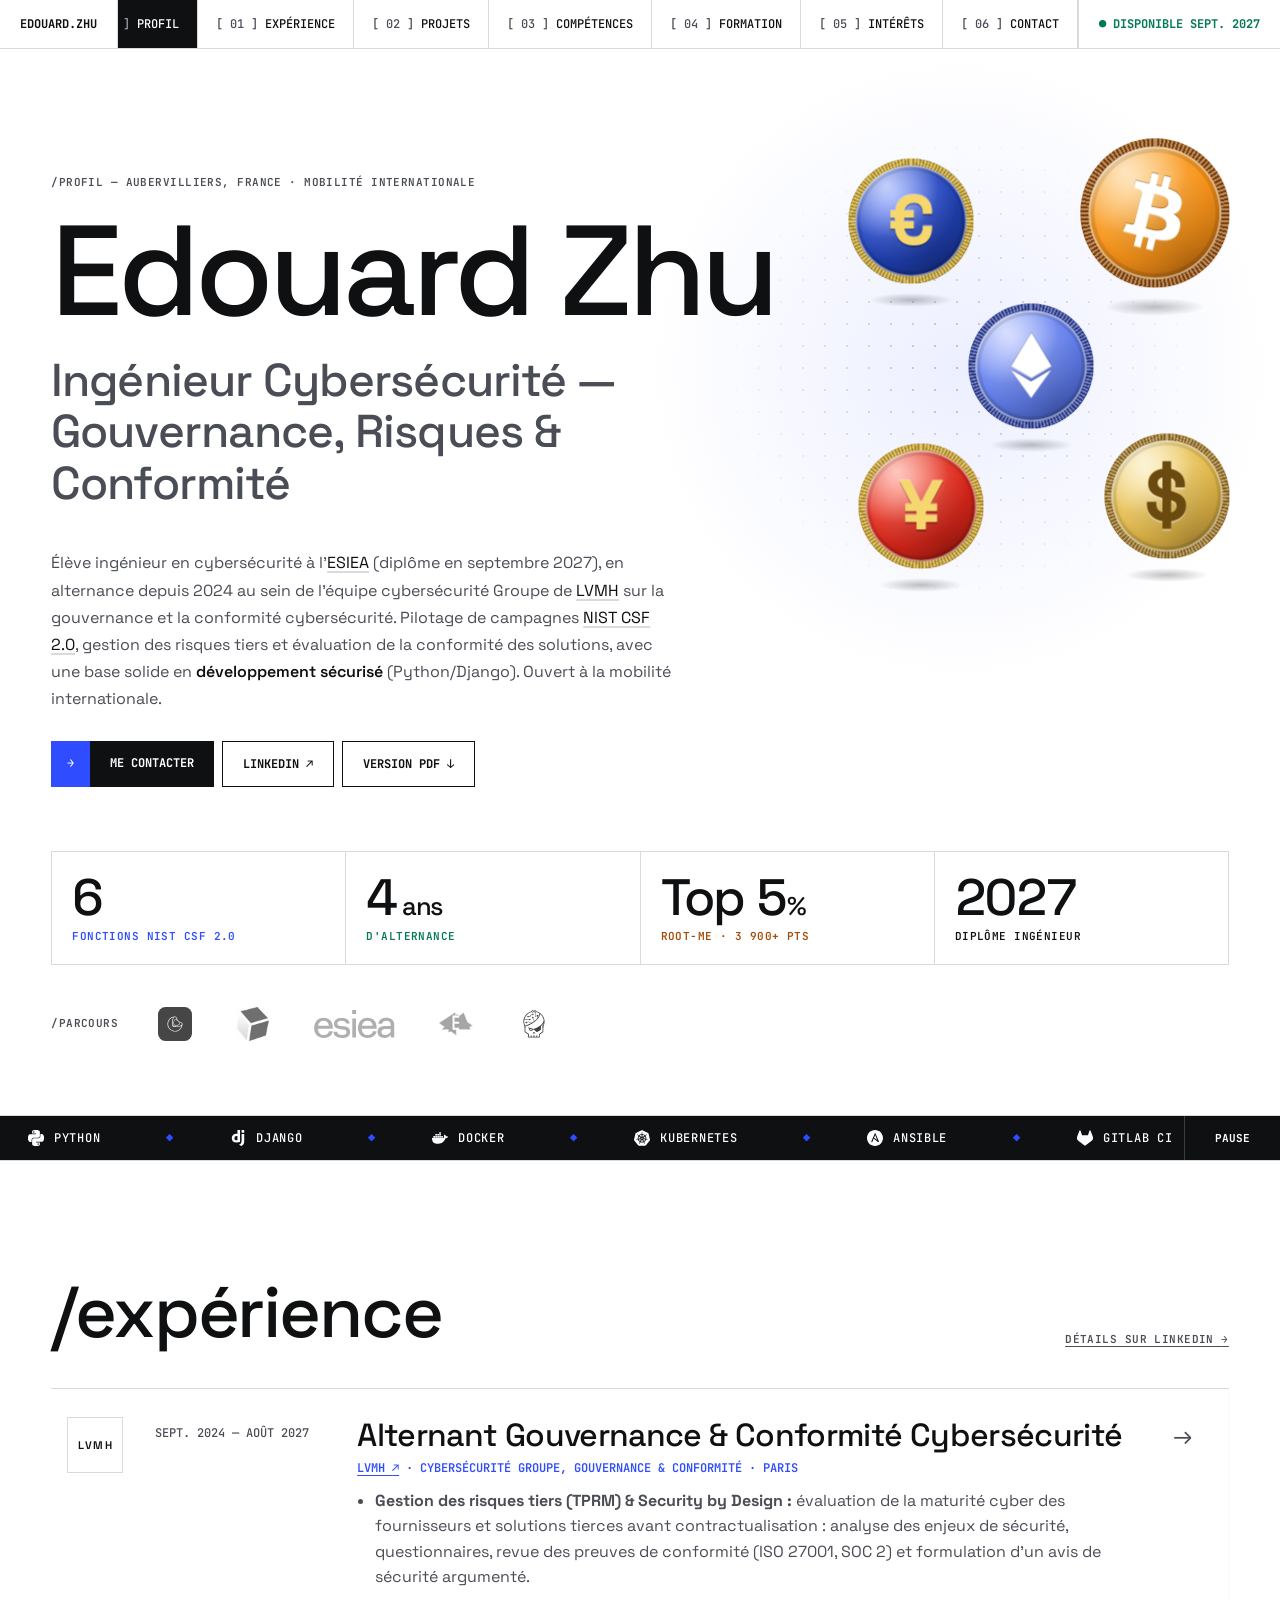
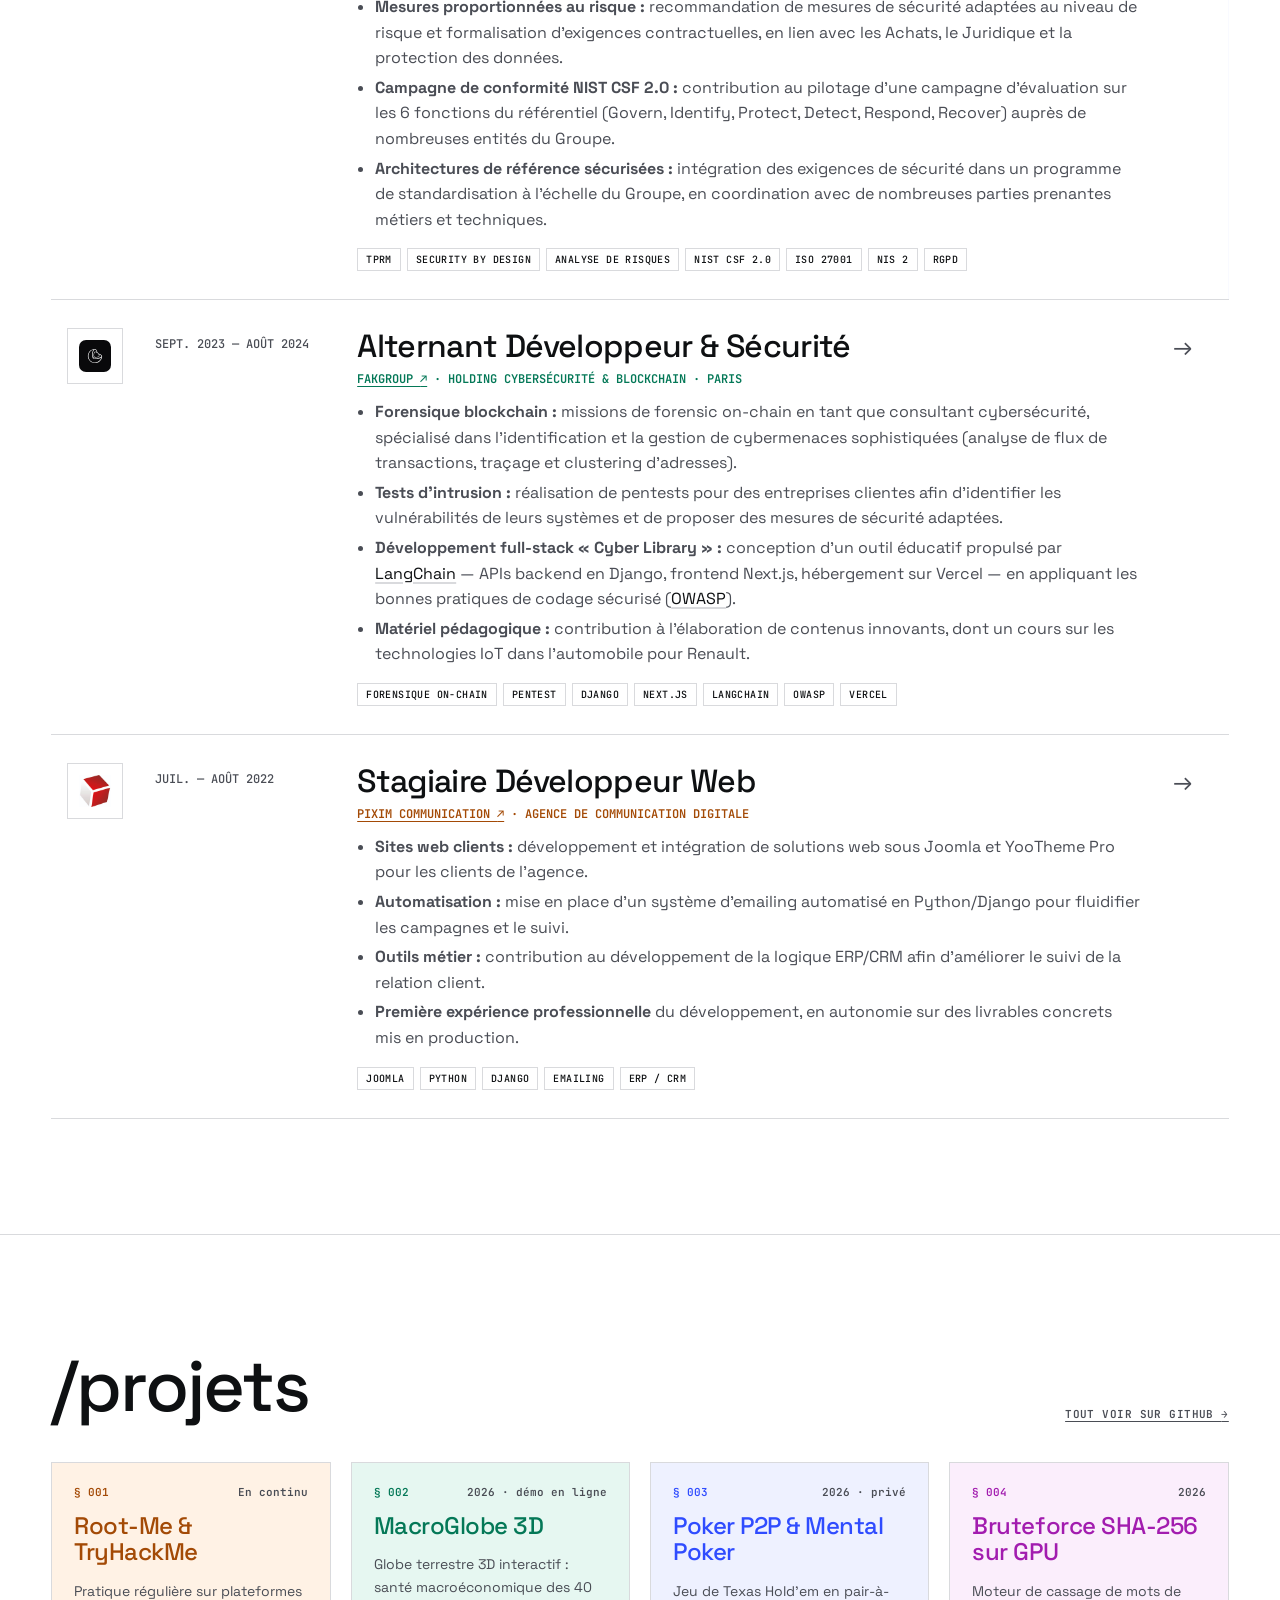
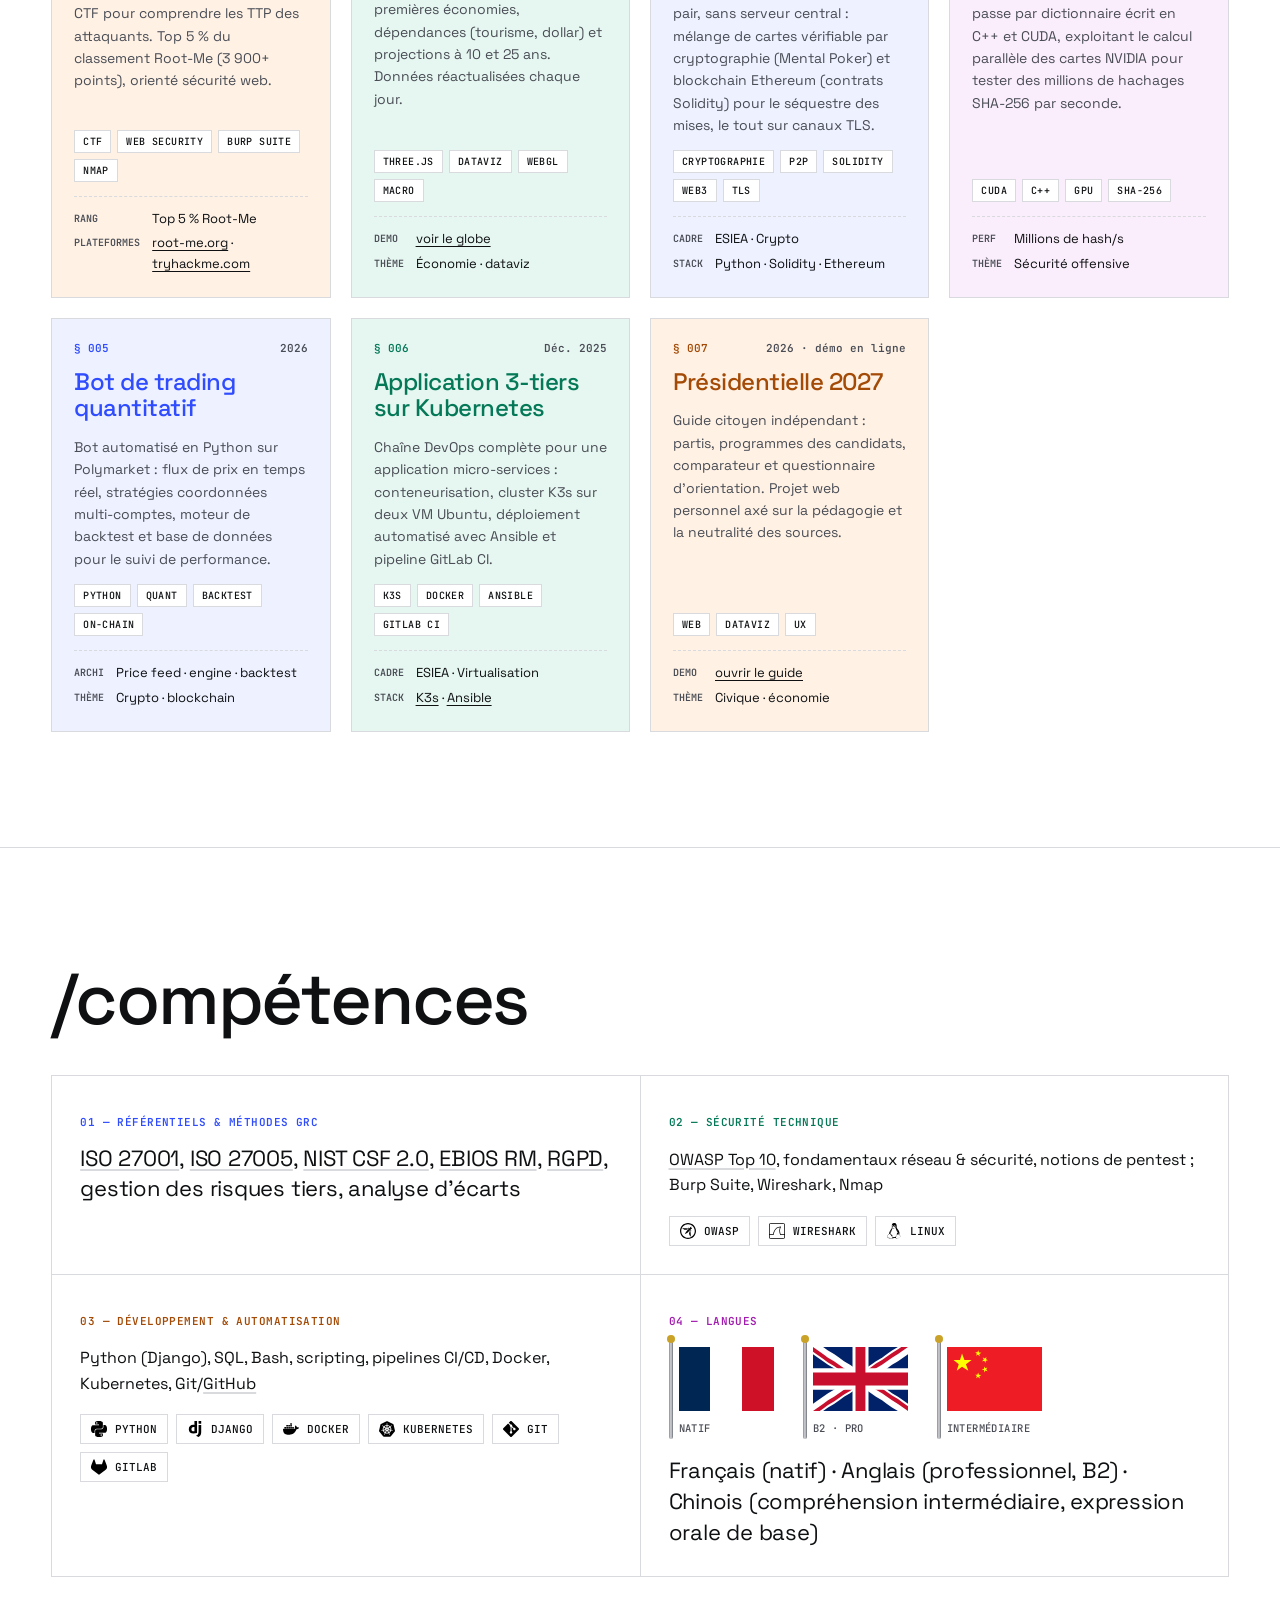
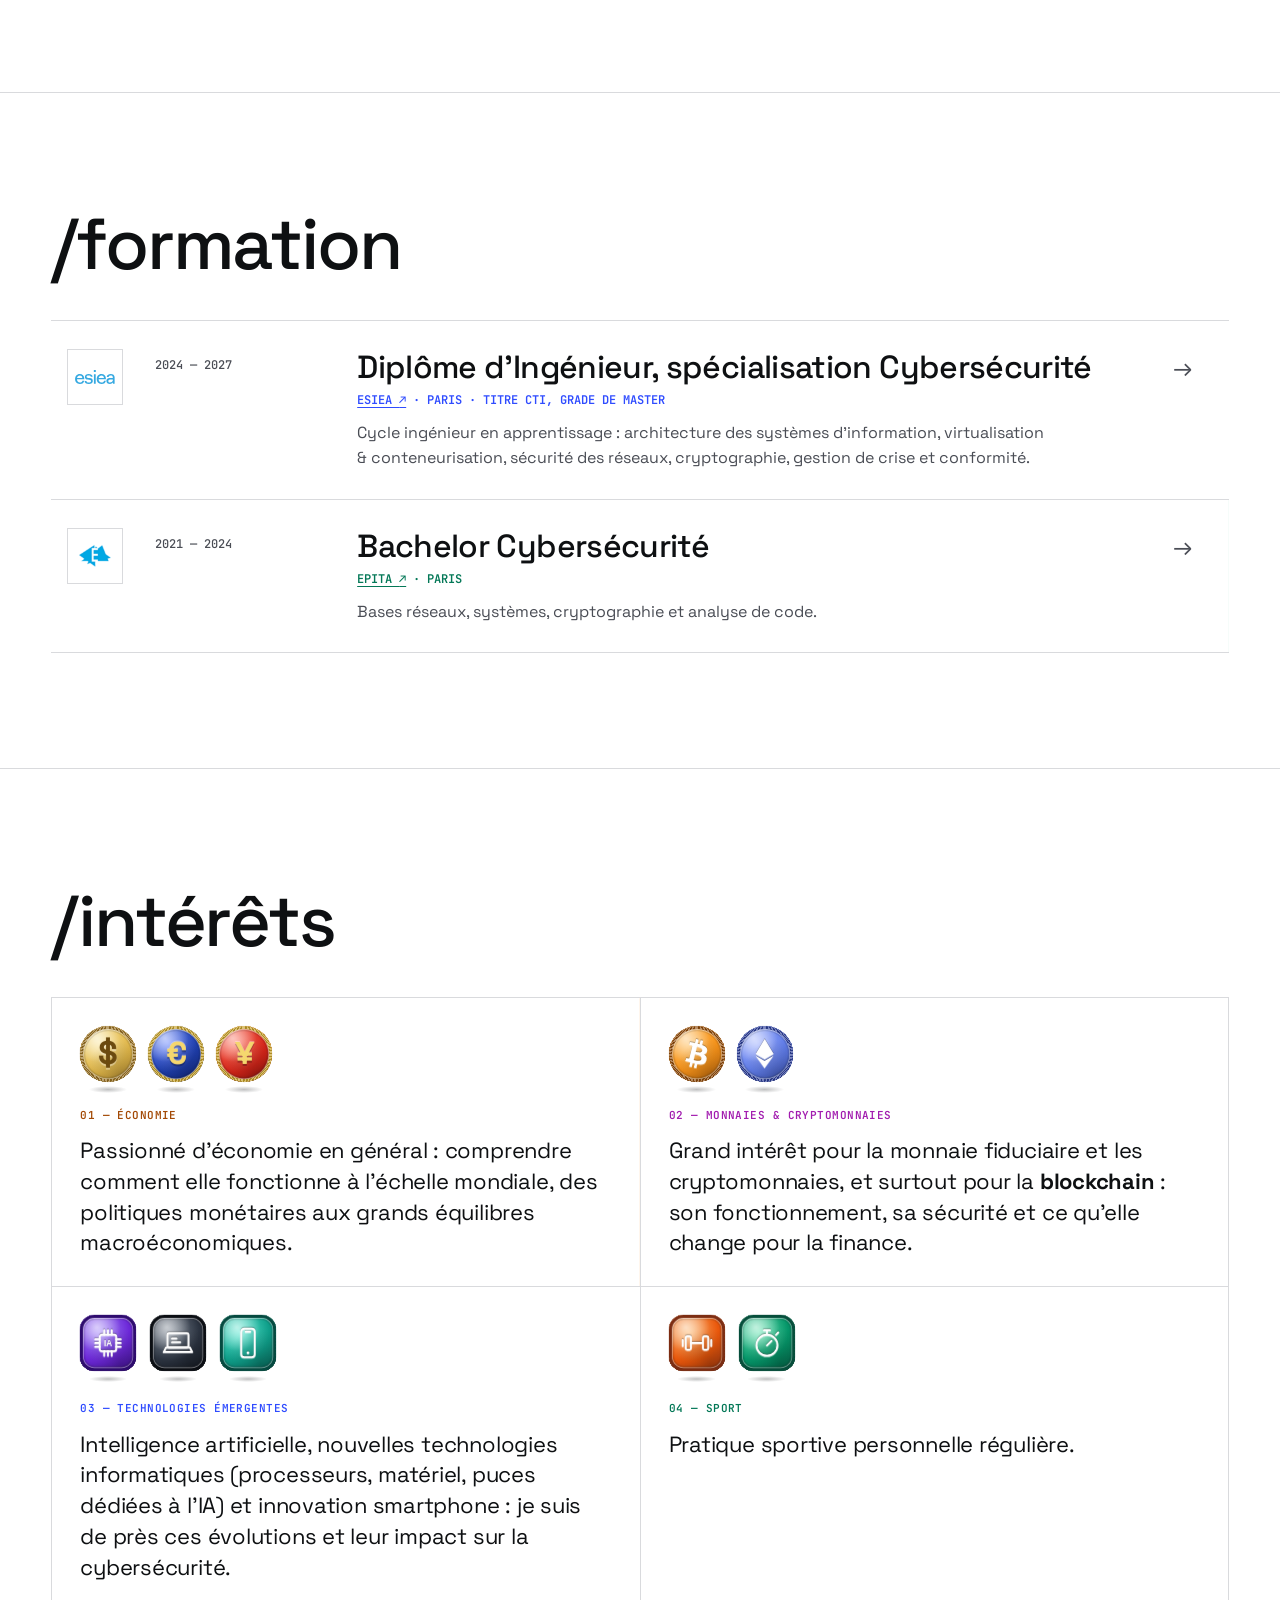
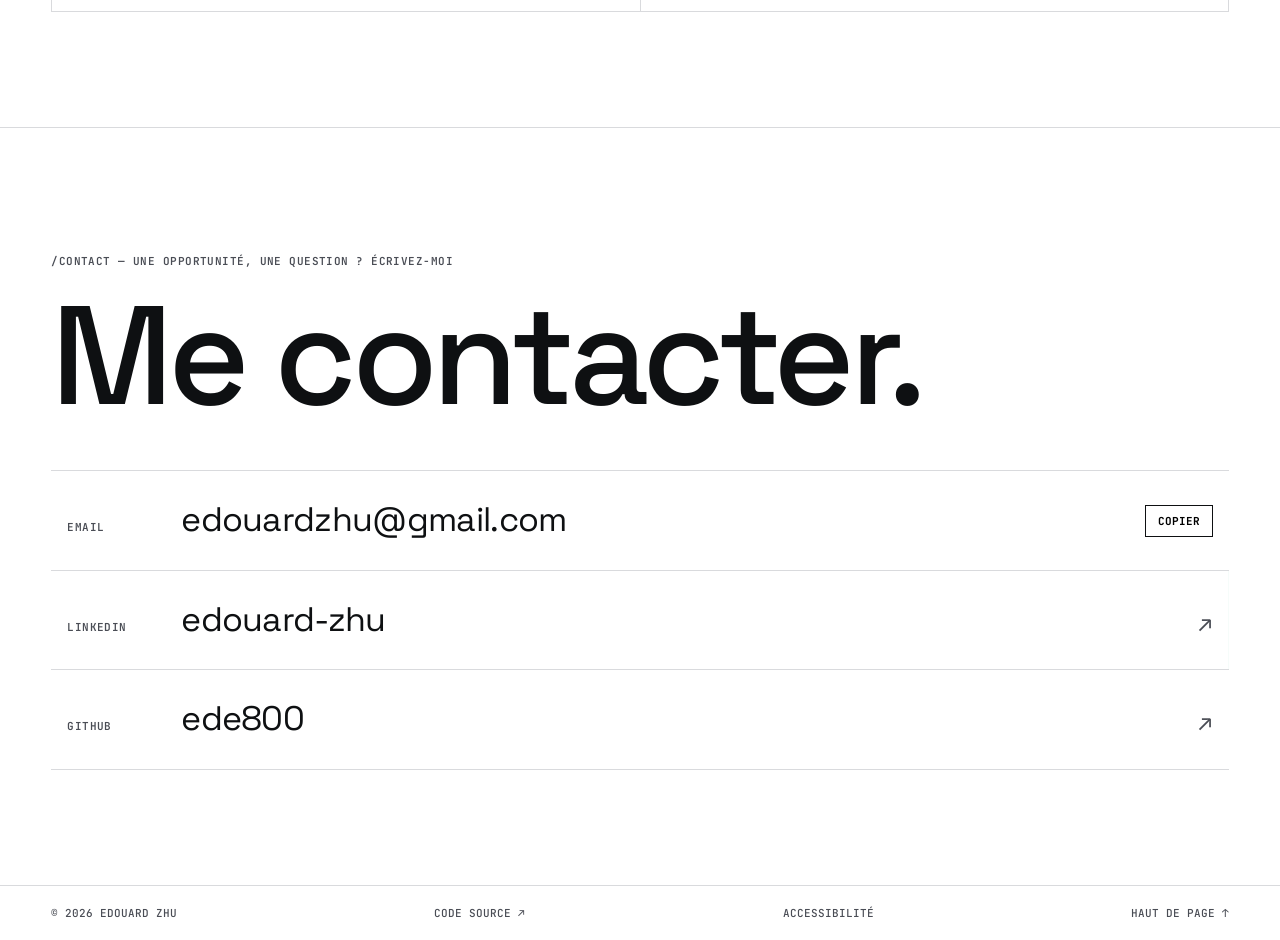
<file: index.html>
<!doctype html>
<html lang="fr" class="no-js">
<head>
<meta charset="utf-8">
<meta name="viewport" content="width=device-width, initial-scale=1">
<title>Edouard Zhu · Cybersécurité & GRC</title>
<meta name="description" content="Edouard Zhu — ingénieur cybersécurité (ESIEA), alternant Gouvernance & Conformité chez LVMH. NIST CSF 2.0, ISO 27001, TPRM. Disponible en septembre 2027.">
<meta name="author" content="Edouard Zhu">
<meta name="theme-color" content="#ffffff">
<link rel="canonical" href="https://ede800.github.io/">
<meta property="og:type" content="profile">
<meta property="og:url" content="https://ede800.github.io/">
<meta property="og:title" content="Edouard Zhu · Ingénieur Cybersécurité — GRC">
<meta property="og:description" content="Alternant Gouvernance & Conformité Cybersécurité chez LVMH. Disponible en septembre 2027.">
<meta property="og:locale" content="fr_FR">
<meta name="twitter:card" content="summary">
<link rel="icon" href="data:image/svg+xml,%3Csvg xmlns='http://www.w3.org/2000/svg' viewBox='0 0 64 64'%3E%3Crect width='64' height='64' fill='%230e1012'/%3E%3Ctext x='50%25' y='54%25' dominant-baseline='middle' text-anchor='middle' font-family='monospace' font-weight='700' font-size='30' fill='%23fff'%3EEZ%3C/text%3E%3Crect x='44' y='44' width='10' height='10' fill='%232f4cff'/%3E%3C/svg%3E">
<link rel="preconnect" href="https://fonts.googleapis.com">
<link rel="preconnect" href="https://fonts.gstatic.com" crossorigin>
<link href="https://fonts.googleapis.com/css2?family=JetBrains+Mono:wght@400;500;700&family=Space+Grotesk:wght@400;500;600;700&display=swap" rel="stylesheet">
<link rel="stylesheet" href="style.css">
<link rel="stylesheet" href="assets/anim.css">
<script>document.documentElement.className = "js";</script>
<script type="application/ld+json">
{
  "@context": "https://schema.org",
  "@type": "Person",
  "name": "Edouard Zhu",
  "jobTitle": "Ingénieur Cybersécurité — Gouvernance, Risques & Conformité",
  "url": "https://ede800.github.io/",
  "email": "mailto:edouardzhu@gmail.com",
  "address": { "@type": "PostalAddress", "addressLocality": "Aubervilliers", "addressCountry": "FR" },
  "worksFor": { "@type": "Organization", "name": "LVMH", "url": "https://www.lvmh.com" },
  "alumniOf": [
    { "@type": "CollegeOrUniversity", "name": "ESIEA", "url": "https://www.esiea.fr" },
    { "@type": "CollegeOrUniversity", "name": "EPITA", "url": "https://www.epita.fr" }
  ],
  "knowsAbout": ["NIST CSF 2.0", "ISO 27001", "ISO 27005", "EBIOS RM", "RGPD", "TPRM", "OWASP", "Python", "Django"],
  "knowsLanguage": ["fr", "en", "zh"],
  "sameAs": ["https://www.linkedin.com/in/edouard-zhu-aa561223a/", "https://github.com/ede800"]
}
</script>
</head>
<body>
<a class="skip" href="#main">Aller au contenu</a>
<div class="progress" aria-hidden="true"></div>

<header class="top">
  <a class="brand" href="#top">EDOUARD.ZHU</a>
  <nav aria-label="Sections">
    <a href="#profil"><span class="idx">[ 00 ]</span> PROFIL</a>
    <a href="#experience"><span class="idx">[ 01 ]</span> EXPÉRIENCE</a>
    <a href="#projets"><span class="idx">[ 02 ]</span> PROJETS</a>
    <a href="#competences"><span class="idx">[ 03 ]</span> COMPÉTENCES</a>
    <a href="#formation"><span class="idx">[ 04 ]</span> FORMATION</a>
    <a href="#interets"><span class="idx">[ 05 ]</span> INTÉRÊTS</a>
    <a href="#contact"><span class="idx">[ 06 ]</span> CONTACT</a>
  </nav>
  <a class="status" href="#contact"><span class="dot" aria-hidden="true">●</span> DISPONIBLE SEPT. 2027</a>
</header>

<main id="main" tabindex="-1">
  <span id="top"></span>

  <!-- HERO -->
  <section class="hero" id="profil" aria-labelledby="profil-titre">
    <div class="coin-stage" aria-hidden="true">
      <div class="coin coin-btc"><div class="coin-bob"><div class="coin-spin"><div class="coin-edge"><i style="--i:0"></i><i style="--i:1"></i><i style="--i:2"></i><i style="--i:3"></i><i style="--i:4"></i><i style="--i:5"></i><i style="--i:6"></i><i style="--i:7"></i><i style="--i:8"></i><i style="--i:9"></i><i style="--i:10"></i><i style="--i:11"></i></div><div class="coin-face front"><svg viewBox="0 0 24 24"><path d="M17.288 10.291c.24-1.59-.974-2.45-2.64-3.03l.54-2.153-1.315-.33-.525 2.107c-.345-.087-.705-.167-1.064-.25l.526-2.127-1.32-.33-.54 2.165c-.285-.067-.565-.132-.84-.2l-1.815-.45-.35 1.407s.975.225.955.236c.535.136.63.486.615.766l-1.477 5.92c-.075.166-.24.406-.614.314.015.02-.96-.24-.96-.24l-.66 1.51 1.71.426.93.242-.54 2.19 1.32.327.54-2.17c.36.1.705.19 1.05.273l-.51 2.154 1.32.33.545-2.19c2.24.427 3.93.257 4.64-1.774.57-1.637-.03-2.58-1.217-3.196.854-.193 1.5-.76 1.68-1.93h.01zm-3.01 4.22c-.404 1.64-3.157.75-4.05.53l.72-2.9c.896.23 3.757.67 3.33 2.37zm.41-4.24c-.37 1.49-2.662.735-3.405.55l.654-2.64c.744.18 3.137.524 2.75 2.084v.006z"/></svg></div><div class="coin-face back"><svg viewBox="0 0 24 24"><path d="M17.288 10.291c.24-1.59-.974-2.45-2.64-3.03l.54-2.153-1.315-.33-.525 2.107c-.345-.087-.705-.167-1.064-.25l.526-2.127-1.32-.33-.54 2.165c-.285-.067-.565-.132-.84-.2l-1.815-.45-.35 1.407s.975.225.955.236c.535.136.63.486.615.766l-1.477 5.92c-.075.166-.24.406-.614.314.015.02-.96-.24-.96-.24l-.66 1.51 1.71.426.93.242-.54 2.19 1.32.327.54-2.17c.36.1.705.19 1.05.273l-.51 2.154 1.32.33.545-2.19c2.24.427 3.93.257 4.64-1.774.57-1.637-.03-2.58-1.217-3.196.854-.193 1.5-.76 1.68-1.93h.01zm-3.01 4.22c-.404 1.64-3.157.75-4.05.53l.72-2.9c.896.23 3.757.67 3.33 2.37zm.41-4.24c-.37 1.49-2.662.735-3.405.55l.654-2.64c.744.18 3.137.524 2.75 2.084v.006z"/></svg></div></div></div></div>
      <div class="coin coin-eth"><div class="coin-bob"><div class="coin-spin"><div class="coin-edge"><i style="--i:0"></i><i style="--i:1"></i><i style="--i:2"></i><i style="--i:3"></i><i style="--i:4"></i><i style="--i:5"></i><i style="--i:6"></i><i style="--i:7"></i><i style="--i:8"></i><i style="--i:9"></i><i style="--i:10"></i><i style="--i:11"></i></div><div class="coin-face front"><svg viewBox="0 0 24 24"><path d="M11.944 17.97L4.58 13.62 11.943 24l7.37-10.38-7.372 4.35h.003zM12.056 0L4.69 12.223l7.365 4.354 7.365-4.35L12.056 0z"/></svg></div><div class="coin-face back"><svg viewBox="0 0 24 24"><path d="M11.944 17.97L4.58 13.62 11.943 24l7.37-10.38-7.372 4.35h.003zM12.056 0L4.69 12.223l7.365 4.354 7.365-4.35L12.056 0z"/></svg></div></div></div></div>
      <div class="coin coin-usd"><div class="coin-bob"><div class="coin-spin"><div class="coin-edge"><i style="--i:0"></i><i style="--i:1"></i><i style="--i:2"></i><i style="--i:3"></i><i style="--i:4"></i><i style="--i:5"></i><i style="--i:6"></i><i style="--i:7"></i><i style="--i:8"></i><i style="--i:9"></i><i style="--i:10"></i><i style="--i:11"></i></div><div class="coin-face front"><span>$</span></div><div class="coin-face back"><span>$</span></div></div></div></div>
      <div class="coin coin-eur"><div class="coin-bob"><div class="coin-spin"><div class="coin-edge"><i style="--i:0"></i><i style="--i:1"></i><i style="--i:2"></i><i style="--i:3"></i><i style="--i:4"></i><i style="--i:5"></i><i style="--i:6"></i><i style="--i:7"></i><i style="--i:8"></i><i style="--i:9"></i><i style="--i:10"></i><i style="--i:11"></i></div><div class="coin-face front"><span>€</span></div><div class="coin-face back"><span>€</span></div></div></div></div>
      <div class="coin coin-cny"><div class="coin-bob"><div class="coin-spin"><div class="coin-edge"><i style="--i:0"></i><i style="--i:1"></i><i style="--i:2"></i><i style="--i:3"></i><i style="--i:4"></i><i style="--i:5"></i><i style="--i:6"></i><i style="--i:7"></i><i style="--i:8"></i><i style="--i:9"></i><i style="--i:10"></i><i style="--i:11"></i></div><div class="coin-face front"><span>¥</span></div><div class="coin-face back"><span>¥</span></div></div></div></div>
    </div>
    <p class="meta reveal">/profil — Aubervilliers, France · mobilité internationale</p>
    <h1 id="profil-titre" class="split"><span class="line"><span>Edouard Zhu</span></span><span class="sub reveal">Ingénieur Cybersécurité — Gouvernance, Risques &amp; Conformité</span></h1>
    <div class="hero-grid">
      <p class="lead reveal">
        Élève ingénieur en cybersécurité à l'<a class="ln" href="https://www.esiea.fr" target="_blank" rel="noopener">ESIEA<span class="sr-only"> (nouvel onglet)</span></a>
        (diplôme en septembre 2027), en alternance depuis 2024 au sein de l'équipe cybersécurité Groupe de
        <a class="ln" href="https://www.lvmh.com" target="_blank" rel="noopener">LVMH<span class="sr-only"> (nouvel onglet)</span></a> sur la gouvernance et la conformité
        cybersécurité. Pilotage de campagnes <a class="ln" href="https://www.nist.gov/cyberframework" target="_blank" rel="noopener">NIST CSF 2.0<span class="sr-only"> (nouvel onglet)</span></a>,
        gestion des risques tiers et évaluation de la conformité des solutions, avec une base solide en
        <strong>développement sécurisé</strong> (Python/Django). Ouvert à la mobilité internationale.
      </p>
      <div class="cta reveal">
        <a class="btn-arrow" href="#contact" aria-hidden="true" tabindex="-1">→</a>
        <a class="btn" href="#contact">ME CONTACTER</a>
        <a class="btn ghost" href="https://www.linkedin.com/in/edouard-zhu-aa561223a/" target="_blank" rel="noopener">LINKEDIN <span aria-hidden="true">↗</span><span class="sr-only"> (nouvel onglet)</span></a>
        <button class="btn ghost" type="button" id="print" aria-describedby="print-aide">VERSION PDF <span aria-hidden="true">↓</span></button>
      </div>
      <p id="print-aide" class="sr-only">Ouvre la fenêtre d'impression ; choisissez « Enregistrer en PDF ».</p>
    </div>

    <ul class="stats" aria-label="Chiffres clés">
      <li><b data-count="6">6</b><span class="meta accent">fonctions NIST CSF 2.0</span></li>
      <li><b><span data-count="4">4</span><span> ans</span></b><span class="meta green">d'alternance</span></li>
      <li><b>Top <span data-count="5">5</span><span>%</span></b><span class="meta orange">Root-Me · 3 900+ pts</span></li>
      <li><b data-count="2027" data-from="2000">2027</b><span class="meta ink">diplôme ingénieur</span></li>
    </ul>

    <div class="logos reveal">
      <p class="meta">/parcours</p>
      <ul aria-label="Entreprises et écoles">
        <li><img src="assets/logos/fakgroup.svg" alt="FAKGROUP" height="34"></li>
        <li><img src="assets/logos/pixim.jpg" alt="PIXIM Communication" height="34"></li>
        <li><img src="assets/logos/esiea.svg" alt="ESIEA" height="28"></li>
        <li><img src="assets/logos/epita.png" alt="EPITA" height="34"></li>
        <li><img src="assets/logos/rootme.svg" alt="Root-Me" height="34"></li>
      </ul>
    </div>
  </section>

  <!-- Bandeau défilant -->
  <div class="marquee">
    <button type="button" class="marquee-toggle anim-toggle" aria-pressed="false">PAUSE <span class="sr-only">les animations</span></button>
    <div class="marquee-track" aria-hidden="true">
      <span><img src="assets/icons/python.svg" alt="">PYTHON</span><span><img src="assets/icons/django.svg" alt="">DJANGO</span><span><img src="assets/icons/docker.svg" alt="">DOCKER</span><span><img src="assets/icons/kubernetes.svg" alt="">KUBERNETES</span><span><img src="assets/icons/ansible.svg" alt="">ANSIBLE</span><span><img src="assets/icons/gitlab.svg" alt="">GITLAB CI</span><span><img src="assets/icons/linux.svg" alt="">LINUX</span><span><img src="assets/icons/wireshark.svg" alt="">WIRESHARK</span><span><img src="assets/icons/owasp.svg" alt="">OWASP TOP 10</span><span><img src="assets/icons/bitcoin.svg" alt="">BITCOIN</span><span><img src="assets/icons/ethereum.svg" alt="">ETHEREUM</span><span>NIST CSF 2.0</span><span>ISO 27001</span><span>EBIOS RM</span><span>RGPD</span><span>TPRM</span><span>MICA</span>
      <span><img src="assets/icons/python.svg" alt="">PYTHON</span><span><img src="assets/icons/django.svg" alt="">DJANGO</span><span><img src="assets/icons/docker.svg" alt="">DOCKER</span><span><img src="assets/icons/kubernetes.svg" alt="">KUBERNETES</span><span><img src="assets/icons/ansible.svg" alt="">ANSIBLE</span><span><img src="assets/icons/gitlab.svg" alt="">GITLAB CI</span><span><img src="assets/icons/linux.svg" alt="">LINUX</span><span><img src="assets/icons/wireshark.svg" alt="">WIRESHARK</span><span><img src="assets/icons/owasp.svg" alt="">OWASP TOP 10</span><span><img src="assets/icons/bitcoin.svg" alt="">BITCOIN</span><span><img src="assets/icons/ethereum.svg" alt="">ETHEREUM</span><span>NIST CSF 2.0</span><span>ISO 27001</span><span>EBIOS RM</span><span>RGPD</span><span>TPRM</span><span>MICA</span>
    </div>
  </div>

  <!-- EXPERIENCE -->
  <section id="experience" aria-labelledby="experience-titre">
    <div class="reveal sec-head">
      <h2 id="experience-titre"><span aria-hidden="true">/</span>expérience</h2>
      <a class="meta underline" href="https://www.linkedin.com/in/edouard-zhu-aa561223a/details/experience/" target="_blank" rel="noopener">DÉTAILS SUR LINKEDIN <span aria-hidden="true">→</span><span class="sr-only"> (nouvel onglet)</span></a>
    </div>

    <div class="reveal rows">
      <div class="row wash" style="--wash: var(--blue-soft)">
        <div class="r-logo r-logo-text" aria-hidden="true"><span>LVMH</span></div>
        <div class="r-when">Sept. 2024 — Août 2027</div>
        <div class="r-what">
          <h3>Alternant Gouvernance &amp; Conformité Cybersécurité</h3>
          <p class="r-org accent"><a href="https://www.lvmh.com" target="_blank" rel="noopener">LVMH <span aria-hidden="true">↗</span><span class="sr-only"> (nouvel onglet)</span></a> · Cybersécurité Groupe, Gouvernance &amp; Conformité · Paris</p>
          <ul>
            <li><strong>Gestion des risques tiers (TPRM) &amp; Security by Design :</strong> évaluation de la maturité cyber des fournisseurs et solutions tierces avant contractualisation : analyse des enjeux de sécurité, questionnaires, revue des preuves de conformité (ISO 27001, SOC 2) et formulation d'un avis de sécurité argumenté.</li>
            <li><strong>Mesures proportionnées au risque :</strong> recommandation de mesures de sécurité adaptées au niveau de risque et formalisation d'exigences contractuelles, en lien avec les Achats, le Juridique et la protection des données.</li>
            <li><strong>Campagne de conformité NIST CSF 2.0 :</strong> contribution au pilotage d'une campagne d'évaluation sur les 6 fonctions du référentiel (Govern, Identify, Protect, Detect, Respond, Recover) auprès de nombreuses entités du Groupe.</li>
            <li><strong>Architectures de référence sécurisées :</strong> intégration des exigences de sécurité dans un programme de standardisation à l'échelle du Groupe, en coordination avec de nombreuses parties prenantes métiers et techniques.</li>
          </ul>
          <div class="chips"><span>TPRM</span><span>SECURITY BY DESIGN</span><span>ANALYSE DE RISQUES</span><span>NIST CSF 2.0</span><span>ISO 27001</span><span>NIS 2</span><span>RGPD</span></div>
        </div>
        <div class="r-arrow" aria-hidden="true">→</div>
      </div>

      <div class="row wash" style="--wash: var(--green-soft)">
        <div class="r-logo" aria-hidden="true"><img src="assets/logos/fakgroup.svg" alt=""></div>
        <div class="r-when">Sept. 2023 — Août 2024</div>
        <div class="r-what">
          <h3>Alternant Développeur &amp; Sécurité</h3>
          <p class="r-org green"><a href="https://fakgroup.fr" target="_blank" rel="noopener">FAKGROUP <span aria-hidden="true">↗</span><span class="sr-only"> (nouvel onglet)</span></a> · Holding cybersécurité &amp; blockchain · Paris</p>
          <ul>
            <li><strong>Forensique blockchain :</strong> missions de forensic on-chain en tant que consultant cybersécurité, spécialisé dans l'identification et la gestion de cybermenaces sophistiquées (analyse de flux de transactions, traçage et clustering d'adresses).</li>
            <li><strong>Tests d'intrusion :</strong> réalisation de pentests pour des entreprises clientes afin d'identifier les vulnérabilités de leurs systèmes et de proposer des mesures de sécurité adaptées.</li>
            <li><strong>Développement full-stack « Cyber Library » :</strong> conception d'un outil éducatif propulsé par <a class="ln" href="https://www.langchain.com" target="_blank" rel="noopener">LangChain<span class="sr-only"> (nouvel onglet)</span></a> — APIs backend en Django, frontend Next.js, hébergement sur Vercel — en appliquant les bonnes pratiques de codage sécurisé (<a class="ln" href="https://owasp.org/www-project-top-ten/" target="_blank" rel="noopener">OWASP<span class="sr-only"> (nouvel onglet)</span></a>).</li>
            <li><strong>Matériel pédagogique :</strong> contribution à l'élaboration de contenus innovants, dont un cours sur les technologies IoT dans l'automobile pour Renault.</li>
          </ul>
          <div class="chips"><span>FORENSIQUE ON-CHAIN</span><span>PENTEST</span><span>DJANGO</span><span>NEXT.JS</span><span>LANGCHAIN</span><span>OWASP</span><span>VERCEL</span></div>
        </div>
        <div class="r-arrow" aria-hidden="true">→</div>
      </div>

      <div class="row wash" style="--wash: var(--orange-soft)">
        <div class="r-logo" aria-hidden="true"><img src="assets/logos/pixim.jpg" alt=""></div>
        <div class="r-when">Juil. — Août 2022</div>
        <div class="r-what">
          <h3>Stagiaire Développeur Web</h3>
          <p class="r-org orange"><a href="https://www.pixim.fr" target="_blank" rel="noopener">PIXIM Communication <span aria-hidden="true">↗</span><span class="sr-only"> (nouvel onglet)</span></a> · Agence de communication digitale</p>
          <ul>
            <li><strong>Sites web clients :</strong> développement et intégration de solutions web sous Joomla et YooTheme Pro pour les clients de l'agence.</li>
            <li><strong>Automatisation :</strong> mise en place d'un système d'emailing automatisé en Python/Django pour fluidifier les campagnes et le suivi.</li>
            <li><strong>Outils métier :</strong> contribution au développement de la logique ERP/CRM afin d'améliorer le suivi de la relation client.</li>
            <li><strong>Première expérience professionnelle</strong> du développement, en autonomie sur des livrables concrets mis en production.</li>
          </ul>
          <div class="chips"><span>JOOMLA</span><span>PYTHON</span><span>DJANGO</span><span>EMAILING</span><span>ERP / CRM</span></div>
        </div>
        <div class="r-arrow" aria-hidden="true">→</div>
      </div>
    </div>
  </section>

  <!-- PROJETS -->
  <section id="projets" aria-labelledby="projets-titre">
    <div class="reveal sec-head">
      <h2 id="projets-titre"><span aria-hidden="true">/</span>projets</h2>
      <a class="meta underline" href="https://github.com/ede800?tab=repositories" target="_blank" rel="noopener">TOUT VOIR SUR GITHUB <span aria-hidden="true">→</span><span class="sr-only"> (nouvel onglet)</span></a>
    </div>

    <div class="reveal deck">
      <article class="card" style="--c: var(--orange); --fill: var(--orange-soft)">
        <div class="card-top"><span class="brand-s" aria-hidden="true">§ 001</span><span>En continu</span></div>
        <h3>Root-Me &amp; TryHackMe</h3>
        <p>Pratique régulière sur plateformes CTF pour comprendre les TTP des attaquants. Top 5 % du classement Root-Me (3 900+ points), orienté sécurité web.</p>
        <div class="chips"><span>CTF</span><span>WEB SECURITY</span><span>BURP SUITE</span><span>NMAP</span></div>
        <dl><dt>rang</dt><dd>Top 5 % Root-Me</dd><dt>plateformes</dt><dd><a href="https://www.root-me.org" target="_blank" rel="noopener">root-me.org<span class="sr-only"> (nouvel onglet)</span></a> · <a href="https://tryhackme.com" target="_blank" rel="noopener">tryhackme.com<span class="sr-only"> (nouvel onglet)</span></a></dd></dl>
      </article>

      <article class="card" style="--c: var(--green); --fill: var(--green-soft)">
        <div class="card-top"><span class="brand-s" aria-hidden="true">§ 002</span><span>2026 · démo en ligne</span></div>
        <h3>MacroGlobe 3D</h3>
        <p>Globe terrestre 3D interactif : santé macroéconomique des 40 premières économies, dépendances (tourisme, dollar) et projections à 10 et 25 ans. Données réactualisées chaque jour.</p>
        <div class="chips"><span>THREE.JS</span><span>DATAVIZ</span><span>WEBGL</span><span>MACRO</span></div>
        <dl><dt>demo</dt><dd><a href="https://ede800.github.io/macroglobe-3d/" target="_blank" rel="noopener">voir le globe<span class="sr-only"> (nouvel onglet)</span></a></dd><dt>thème</dt><dd>Économie · dataviz</dd></dl>
      </article>

      <article class="card" style="--c: var(--accent); --fill: var(--blue-soft)">
        <div class="card-top"><span class="brand-s" aria-hidden="true">§ 003</span><span>2026 · privé</span></div>
        <h3>Poker P2P &amp; Mental Poker</h3>
        <p>Jeu de Texas Hold'em en pair-à-pair, sans serveur central : mélange de cartes vérifiable par cryptographie (Mental Poker) et blockchain Ethereum (contrats Solidity) pour le séquestre des mises, le tout sur canaux TLS.</p>
        <div class="chips"><span>CRYPTOGRAPHIE</span><span>P2P</span><span>SOLIDITY</span><span>WEB3</span><span>TLS</span></div>
        <dl><dt>cadre</dt><dd>ESIEA · Crypto</dd><dt>stack</dt><dd>Python · Solidity · Ethereum</dd></dl>
      </article>

      <article class="card" style="--c: var(--magenta); --fill: var(--magenta-soft)">
        <div class="card-top"><span class="brand-s" aria-hidden="true">§ 004</span><span>2026</span></div>
        <h3>Bruteforce SHA-256 sur GPU</h3>
        <p>Moteur de cassage de mots de passe par dictionnaire écrit en C++ et CUDA, exploitant le calcul parallèle des cartes NVIDIA pour tester des millions de hachages SHA-256 par seconde.</p>
        <div class="chips"><span>CUDA</span><span>C++</span><span>GPU</span><span>SHA-256</span></div>
        <dl><dt>perf</dt><dd>Millions de hash/s</dd><dt>thème</dt><dd>Sécurité offensive</dd></dl>
      </article>

      <article class="card" style="--c: var(--accent); --fill: var(--blue-soft)">
        <div class="card-top"><span class="brand-s" aria-hidden="true">§ 005</span><span>2026</span></div>
        <h3>Bot de trading quantitatif</h3>
        <p>Bot automatisé en Python sur Polymarket : flux de prix en temps réel, stratégies coordonnées multi-comptes, moteur de backtest et base de données pour le suivi de performance.</p>
        <div class="chips"><span>PYTHON</span><span>QUANT</span><span>BACKTEST</span><span>ON-CHAIN</span></div>
        <dl><dt>archi</dt><dd>Price feed · engine · backtest</dd><dt>thème</dt><dd>Crypto · blockchain</dd></dl>
      </article>

      <article class="card" style="--c: var(--green); --fill: var(--green-soft)">
        <div class="card-top"><span class="brand-s" aria-hidden="true">§ 006</span><span>Déc. 2025</span></div>
        <h3>Application 3-tiers sur Kubernetes</h3>
        <p>Chaîne DevOps complète pour une application micro-services : conteneurisation, cluster K3s sur deux VM Ubuntu, déploiement automatisé avec Ansible et pipeline GitLab CI.</p>
        <div class="chips"><span>K3S</span><span>DOCKER</span><span>ANSIBLE</span><span>GITLAB CI</span></div>
        <dl><dt>cadre</dt><dd>ESIEA · Virtualisation</dd><dt>stack</dt><dd><a href="https://k3s.io" target="_blank" rel="noopener">K3s<span class="sr-only"> (nouvel onglet)</span></a> · <a href="https://www.ansible.com" target="_blank" rel="noopener">Ansible<span class="sr-only"> (nouvel onglet)</span></a></dd></dl>
      </article>

      <article class="card" style="--c: var(--orange); --fill: var(--orange-soft)">
        <div class="card-top"><span class="brand-s" aria-hidden="true">§ 007</span><span>2026 · démo en ligne</span></div>
        <h3>Présidentielle 2027</h3>
        <p>Guide citoyen indépendant : partis, programmes des candidats, comparateur et questionnaire d'orientation. Projet web personnel axé sur la pédagogie et la neutralité des sources.</p>
        <div class="chips"><span>WEB</span><span>DATAVIZ</span><span>UX</span></div>
        <dl><dt>demo</dt><dd><a href="https://ede800.github.io/presidentielle-2027/" target="_blank" rel="noopener">ouvrir le guide<span class="sr-only"> (nouvel onglet)</span></a></dd><dt>thème</dt><dd>Civique · économie</dd></dl>
      </article>
    </div>
  </section>

  <!-- COMPETENCES -->
  <section id="competences" aria-labelledby="competences-titre">
    <div class="reveal sec-head"><h2 id="competences-titre"><span aria-hidden="true">/</span>compétences</h2></div>
    <div class="reveal skills">
      <div class="skill wash" style="--wash: var(--blue-soft)">
        <p class="meta accent">01 — Référentiels &amp; méthodes GRC</p>
        <p>
          <a class="ln" href="https://www.iso.org/standard/27001" target="_blank" rel="noopener">ISO 27001<span class="sr-only"> (nouvel onglet)</span></a>,
          <a class="ln" href="https://www.iso.org/standard/80585.html" target="_blank" rel="noopener">ISO 27005<span class="sr-only"> (nouvel onglet)</span></a>,
          <a class="ln" href="https://www.nist.gov/cyberframework" target="_blank" rel="noopener">NIST CSF 2.0<span class="sr-only"> (nouvel onglet)</span></a>,
          <a class="ln" href="https://cyber.gouv.fr/la-methode-ebios-risk-manager" target="_blank" rel="noopener">EBIOS RM<span class="sr-only"> (nouvel onglet)</span></a>,
          <a class="ln" href="https://www.cnil.fr/fr/reglement-europeen-protection-donnees" target="_blank" rel="noopener">RGPD<span class="sr-only"> (nouvel onglet)</span></a>,
          gestion des risques tiers, analyse d'écarts
        </p>
      </div>
      <div class="skill wash" style="--wash: var(--green-soft)">
        <p class="meta green">02 — Sécurité technique</p>
        <p><a class="ln" href="https://owasp.org/www-project-top-ten/" target="_blank" rel="noopener">OWASP Top 10<span class="sr-only"> (nouvel onglet)</span></a>, fondamentaux réseau &amp; sécurité, notions de pentest ; Burp Suite, Wireshark, Nmap</p>
        <ul class="stack" aria-label="Outils"><li><img src="assets/icons/owasp.svg" alt="">OWASP</li><li><img src="assets/icons/wireshark.svg" alt="">Wireshark</li><li><img src="assets/icons/linux.svg" alt="">Linux</li></ul>
      </div>
      <div class="skill wash" style="--wash: var(--orange-soft)">
        <p class="meta orange">03 — Développement &amp; automatisation</p>
        <p>Python (Django), SQL, Bash, scripting, pipelines CI/CD, Docker, Kubernetes, Git/<a class="ln" href="https://github.com/ede800" target="_blank" rel="noopener">GitHub<span class="sr-only"> (nouvel onglet)</span></a></p>
        <ul class="stack" aria-label="Outils"><li><img src="assets/icons/python.svg" alt="">Python</li><li><img src="assets/icons/django.svg" alt="">Django</li><li><img src="assets/icons/docker.svg" alt="">Docker</li><li><img src="assets/icons/kubernetes.svg" alt="">Kubernetes</li><li><img src="assets/icons/git.svg" alt="">Git</li><li><img src="assets/icons/gitlab.svg" alt="">GitLab</li></ul>
      </div>
      <div class="skill wash" style="--wash: var(--magenta-soft)">
        <p class="meta magenta">04 — Langues</p>
        <div class="flags" aria-hidden="true"><figure class="flag-wrap"><div class="flag flag-fr" style="--n:18"><i style="--i:0"></i><i style="--i:1"></i><i style="--i:2"></i><i style="--i:3"></i><i style="--i:4"></i><i style="--i:5"></i><i style="--i:6"></i><i style="--i:7"></i><i style="--i:8"></i><i style="--i:9"></i><i style="--i:10"></i><i style="--i:11"></i><i style="--i:12"></i><i style="--i:13"></i><i style="--i:14"></i><i style="--i:15"></i><i style="--i:16"></i><i style="--i:17"></i></div><figcaption>Natif</figcaption></figure><figure class="flag-wrap"><div class="flag flag-gb" style="--n:18"><i style="--i:0"></i><i style="--i:1"></i><i style="--i:2"></i><i style="--i:3"></i><i style="--i:4"></i><i style="--i:5"></i><i style="--i:6"></i><i style="--i:7"></i><i style="--i:8"></i><i style="--i:9"></i><i style="--i:10"></i><i style="--i:11"></i><i style="--i:12"></i><i style="--i:13"></i><i style="--i:14"></i><i style="--i:15"></i><i style="--i:16"></i><i style="--i:17"></i></div><figcaption>B2 · pro</figcaption></figure><figure class="flag-wrap"><div class="flag flag-cn" style="--n:18"><i style="--i:0"></i><i style="--i:1"></i><i style="--i:2"></i><i style="--i:3"></i><i style="--i:4"></i><i style="--i:5"></i><i style="--i:6"></i><i style="--i:7"></i><i style="--i:8"></i><i style="--i:9"></i><i style="--i:10"></i><i style="--i:11"></i><i style="--i:12"></i><i style="--i:13"></i><i style="--i:14"></i><i style="--i:15"></i><i style="--i:16"></i><i style="--i:17"></i></div><figcaption>Intermédiaire</figcaption></figure></div>
        <p>Français (natif) · Anglais (professionnel, B2) · Chinois (compréhension intermédiaire, expression orale de base)</p>
      </div>
    </div>
  </section>

  <!-- FORMATION -->
  <section id="formation" aria-labelledby="formation-titre">
    <div class="reveal sec-head"><h2 id="formation-titre"><span aria-hidden="true">/</span>formation</h2></div>
    <div class="reveal rows">
      <div class="row wash" style="--wash: var(--blue-soft)">
        <div class="r-logo" aria-hidden="true"><img src="assets/logos/esiea.svg" alt=""></div>
        <div class="r-when">2024 — 2027</div>
        <div class="r-what">
          <h3>Diplôme d'Ingénieur, spécialisation Cybersécurité</h3>
          <p class="r-org accent"><a href="https://www.esiea.fr" target="_blank" rel="noopener">ESIEA <span aria-hidden="true">↗</span><span class="sr-only"> (nouvel onglet)</span></a> · Paris · Titre CTI, grade de Master</p>
          <p class="r-desc">Cycle ingénieur en apprentissage : architecture des systèmes d'information, virtualisation &amp; conteneurisation, sécurité des réseaux, cryptographie, gestion de crise et conformité.</p>
        </div>
        <div class="r-arrow" aria-hidden="true">→</div>
      </div>
      <div class="row wash" style="--wash: var(--green-soft)">
        <div class="r-logo" aria-hidden="true"><img src="assets/logos/epita.png" alt=""></div>
        <div class="r-when">2021 — 2024</div>
        <div class="r-what">
          <h3>Bachelor Cybersécurité</h3>
          <p class="r-org green"><a href="https://www.epita.fr" target="_blank" rel="noopener">EPITA <span aria-hidden="true">↗</span><span class="sr-only"> (nouvel onglet)</span></a> · Paris</p>
          <p class="r-desc">Bases réseaux, systèmes, cryptographie et analyse de code.</p>
        </div>
        <div class="r-arrow" aria-hidden="true">→</div>
      </div>
    </div>
  </section>

  <!-- INTERETS -->
  <section id="interets" aria-labelledby="interets-titre">
    <div class="reveal sec-head"><h2 id="interets-titre"><span aria-hidden="true">/</span>intérêts</h2></div>
    <div class="reveal skills">
      <div class="skill wash" style="--wash: var(--orange-soft)">
        <div class="mini-coins" aria-hidden="true"><div class="coin coin-usd"><div class="coin-bob"><div class="coin-spin"><div class="coin-edge"><i style="--i:0"></i><i style="--i:1"></i><i style="--i:2"></i><i style="--i:3"></i><i style="--i:4"></i><i style="--i:5"></i><i style="--i:6"></i><i style="--i:7"></i><i style="--i:8"></i><i style="--i:9"></i><i style="--i:10"></i><i style="--i:11"></i></div><div class="coin-face front"><span>$</span></div><div class="coin-face back"><span>$</span></div></div></div></div><div class="coin coin-eur"><div class="coin-bob"><div class="coin-spin"><div class="coin-edge"><i style="--i:0"></i><i style="--i:1"></i><i style="--i:2"></i><i style="--i:3"></i><i style="--i:4"></i><i style="--i:5"></i><i style="--i:6"></i><i style="--i:7"></i><i style="--i:8"></i><i style="--i:9"></i><i style="--i:10"></i><i style="--i:11"></i></div><div class="coin-face front"><span>€</span></div><div class="coin-face back"><span>€</span></div></div></div></div><div class="coin coin-cny"><div class="coin-bob"><div class="coin-spin"><div class="coin-edge"><i style="--i:0"></i><i style="--i:1"></i><i style="--i:2"></i><i style="--i:3"></i><i style="--i:4"></i><i style="--i:5"></i><i style="--i:6"></i><i style="--i:7"></i><i style="--i:8"></i><i style="--i:9"></i><i style="--i:10"></i><i style="--i:11"></i></div><div class="coin-face front"><span>¥</span></div><div class="coin-face back"><span>¥</span></div></div></div></div></div>
        <p class="meta orange">01 — Économie</p>
        <p>Passionné d'économie en général : comprendre comment elle fonctionne à l'échelle mondiale, des politiques monétaires aux grands équilibres macroéconomiques.</p>
      </div>
      <div class="skill wash" style="--wash: var(--magenta-soft)">
        <div class="mini-coins" aria-hidden="true"><div class="coin coin-btc"><div class="coin-bob"><div class="coin-spin"><div class="coin-edge"><i style="--i:0"></i><i style="--i:1"></i><i style="--i:2"></i><i style="--i:3"></i><i style="--i:4"></i><i style="--i:5"></i><i style="--i:6"></i><i style="--i:7"></i><i style="--i:8"></i><i style="--i:9"></i><i style="--i:10"></i><i style="--i:11"></i></div><div class="coin-face front"><svg viewBox="0 0 24 24"><path d="M17.288 10.291c.24-1.59-.974-2.45-2.64-3.03l.54-2.153-1.315-.33-.525 2.107c-.345-.087-.705-.167-1.064-.25l.526-2.127-1.32-.33-.54 2.165c-.285-.067-.565-.132-.84-.2l-1.815-.45-.35 1.407s.975.225.955.236c.535.136.63.486.615.766l-1.477 5.92c-.075.166-.24.406-.614.314.015.02-.96-.24-.96-.24l-.66 1.51 1.71.426.93.242-.54 2.19 1.32.327.54-2.17c.36.1.705.19 1.05.273l-.51 2.154 1.32.33.545-2.19c2.24.427 3.93.257 4.64-1.774.57-1.637-.03-2.58-1.217-3.196.854-.193 1.5-.76 1.68-1.93h.01zm-3.01 4.22c-.404 1.64-3.157.75-4.05.53l.72-2.9c.896.23 3.757.67 3.33 2.37zm.41-4.24c-.37 1.49-2.662.735-3.405.55l.654-2.64c.744.18 3.137.524 2.75 2.084v.006z"/></svg></div><div class="coin-face back"><svg viewBox="0 0 24 24"><path d="M17.288 10.291c.24-1.59-.974-2.45-2.64-3.03l.54-2.153-1.315-.33-.525 2.107c-.345-.087-.705-.167-1.064-.25l.526-2.127-1.32-.33-.54 2.165c-.285-.067-.565-.132-.84-.2l-1.815-.45-.35 1.407s.975.225.955.236c.535.136.63.486.615.766l-1.477 5.92c-.075.166-.24.406-.614.314.015.02-.96-.24-.96-.24l-.66 1.51 1.71.426.93.242-.54 2.19 1.32.327.54-2.17c.36.1.705.19 1.05.273l-.51 2.154 1.32.33.545-2.19c2.24.427 3.93.257 4.64-1.774.57-1.637-.03-2.58-1.217-3.196.854-.193 1.5-.76 1.68-1.93h.01zm-3.01 4.22c-.404 1.64-3.157.75-4.05.53l.72-2.9c.896.23 3.757.67 3.33 2.37zm.41-4.24c-.37 1.49-2.662.735-3.405.55l.654-2.64c.744.18 3.137.524 2.75 2.084v.006z"/></svg></div></div></div></div><div class="coin coin-eth"><div class="coin-bob"><div class="coin-spin"><div class="coin-edge"><i style="--i:0"></i><i style="--i:1"></i><i style="--i:2"></i><i style="--i:3"></i><i style="--i:4"></i><i style="--i:5"></i><i style="--i:6"></i><i style="--i:7"></i><i style="--i:8"></i><i style="--i:9"></i><i style="--i:10"></i><i style="--i:11"></i></div><div class="coin-face front"><svg viewBox="0 0 24 24"><path d="M11.944 17.97L4.58 13.62 11.943 24l7.37-10.38-7.372 4.35h.003zM12.056 0L4.69 12.223l7.365 4.354 7.365-4.35L12.056 0z"/></svg></div><div class="coin-face back"><svg viewBox="0 0 24 24"><path d="M11.944 17.97L4.58 13.62 11.943 24l7.37-10.38-7.372 4.35h.003zM12.056 0L4.69 12.223l7.365 4.354 7.365-4.35L12.056 0z"/></svg></div></div></div></div></div>
        <p class="meta magenta">02 — Monnaies &amp; cryptomonnaies</p>
        <p>Grand intérêt pour la monnaie fiduciaire et les cryptomonnaies, et surtout pour la <strong>blockchain</strong> : son fonctionnement, sa sécurité et ce qu'elle change pour la finance.</p>
      </div>
      <div class="skill wash" style="--wash: var(--blue-soft)">
        <div class="tech-icons" aria-hidden="true"><div class="coin coin-tile coin-ai"><div class="coin-bob"><div class="coin-spin"><div class="coin-edge"><i style="--i:0"></i><i style="--i:1"></i><i style="--i:2"></i><i style="--i:3"></i><i style="--i:4"></i><i style="--i:5"></i><i style="--i:6"></i><i style="--i:7"></i><i style="--i:8"></i><i style="--i:9"></i><i style="--i:10"></i><i style="--i:11"></i></div><div class="coin-face front"><svg viewBox="0 0 48 48"><g fill="none" stroke="#fff" stroke-width="2.6" stroke-linecap="round"><rect x="13" y="13" width="22" height="22" rx="3"/><path d="M19 7v6M24 7v6M29 7v6M19 35v6M24 35v6M29 35v6M7 19h6M7 24h6M7 29h6M35 19h6M35 24h6M35 29h6"/></g><text x="24" y="28.4" text-anchor="middle" font-family="Arial, sans-serif" font-weight="700" font-size="11" fill="#fff">IA</text></svg></div><div class="coin-face back"><svg viewBox="0 0 48 48"><g fill="none" stroke="#fff" stroke-width="2.6" stroke-linecap="round"><rect x="13" y="13" width="22" height="22" rx="3"/><path d="M19 7v6M24 7v6M29 7v6M19 35v6M24 35v6M29 35v6M7 19h6M7 24h6M7 29h6M35 19h6M35 24h6M35 29h6"/></g><text x="24" y="28.4" text-anchor="middle" font-family="Arial, sans-serif" font-weight="700" font-size="11" fill="#fff">IA</text></svg></div></div></div></div><div class="coin coin-tile coin-pc"><div class="coin-bob"><div class="coin-spin"><div class="coin-edge"><i style="--i:0"></i><i style="--i:1"></i><i style="--i:2"></i><i style="--i:3"></i><i style="--i:4"></i><i style="--i:5"></i><i style="--i:6"></i><i style="--i:7"></i><i style="--i:8"></i><i style="--i:9"></i><i style="--i:10"></i><i style="--i:11"></i></div><div class="coin-face front"><svg viewBox="0 0 48 48"><g fill="none" stroke="#fff" stroke-width="2.6" stroke-linejoin="round" stroke-linecap="round"><rect x="10" y="11" width="28" height="19" rx="2"/><path d="M5 36h38l-3-6H8z"/><path d="M16 18h6M16 23h11"/></g></svg></div><div class="coin-face back"><svg viewBox="0 0 48 48"><g fill="none" stroke="#fff" stroke-width="2.6" stroke-linejoin="round" stroke-linecap="round"><rect x="10" y="11" width="28" height="19" rx="2"/><path d="M5 36h38l-3-6H8z"/><path d="M16 18h6M16 23h11"/></g></svg></div></div></div></div><div class="coin coin-tile coin-phone"><div class="coin-bob"><div class="coin-spin"><div class="coin-edge"><i style="--i:0"></i><i style="--i:1"></i><i style="--i:2"></i><i style="--i:3"></i><i style="--i:4"></i><i style="--i:5"></i><i style="--i:6"></i><i style="--i:7"></i><i style="--i:8"></i><i style="--i:9"></i><i style="--i:10"></i><i style="--i:11"></i></div><div class="coin-face front"><svg viewBox="0 0 48 48"><g fill="none" stroke="#fff" stroke-width="2.6" stroke-linecap="round"><rect x="15" y="5" width="18" height="38" rx="4"/><path d="M21 9h6"/></g><circle cx="24" cy="37" r="1.8" fill="#fff"/></svg></div><div class="coin-face back"><svg viewBox="0 0 48 48"><g fill="none" stroke="#fff" stroke-width="2.6" stroke-linecap="round"><rect x="15" y="5" width="18" height="38" rx="4"/><path d="M21 9h6"/></g><circle cx="24" cy="37" r="1.8" fill="#fff"/></svg></div></div></div></div></div>
        <p class="meta accent">03 — Technologies émergentes</p>
        <p>Intelligence artificielle, nouvelles technologies informatiques (processeurs, matériel, puces dédiées à l'IA) et innovation smartphone : je suis de près ces évolutions et leur impact sur la cybersécurité.</p>
      </div>
      <div class="skill wash" style="--wash: var(--green-soft)">
        <div class="tech-icons" aria-hidden="true"><div class="coin coin-tile coin-sport"><div class="coin-bob"><div class="coin-spin"><div class="coin-edge"><i style="--i:0"></i><i style="--i:1"></i><i style="--i:2"></i><i style="--i:3"></i><i style="--i:4"></i><i style="--i:5"></i><i style="--i:6"></i><i style="--i:7"></i><i style="--i:8"></i><i style="--i:9"></i><i style="--i:10"></i><i style="--i:11"></i></div><div class="coin-face front"><svg viewBox="0 0 48 48"><g fill="none" stroke="#fff" stroke-width="2.6" stroke-linecap="round" stroke-linejoin="round"><path d="M16 24h16"/><rect x="9" y="15" width="7" height="18" rx="2"/><rect x="32" y="15" width="7" height="18" rx="2"/><path d="M5 20v8M43 20v8"/></g></svg></div><div class="coin-face back"><svg viewBox="0 0 48 48"><g fill="none" stroke="#fff" stroke-width="2.6" stroke-linecap="round" stroke-linejoin="round"><path d="M16 24h16"/><rect x="9" y="15" width="7" height="18" rx="2"/><rect x="32" y="15" width="7" height="18" rx="2"/><path d="M5 20v8M43 20v8"/></g></svg></div></div></div></div><div class="coin coin-tile coin-watch"><div class="coin-bob"><div class="coin-spin"><div class="coin-edge"><i style="--i:0"></i><i style="--i:1"></i><i style="--i:2"></i><i style="--i:3"></i><i style="--i:4"></i><i style="--i:5"></i><i style="--i:6"></i><i style="--i:7"></i><i style="--i:8"></i><i style="--i:9"></i><i style="--i:10"></i><i style="--i:11"></i></div><div class="coin-face front"><svg viewBox="0 0 48 48"><g fill="none" stroke="#fff" stroke-width="2.6" stroke-linecap="round"><circle cx="24" cy="27" r="14"/><path d="M24 27l6-6M20 7h8M24 7v6M36 13l3-3"/></g></svg></div><div class="coin-face back"><svg viewBox="0 0 48 48"><g fill="none" stroke="#fff" stroke-width="2.6" stroke-linecap="round"><circle cx="24" cy="27" r="14"/><path d="M24 27l6-6M20 7h8M24 7v6M36 13l3-3"/></g></svg></div></div></div></div></div>
        <p class="meta green">04 — Sport</p>
        <p>Pratique sportive personnelle régulière.</p>
      </div>
    </div>
  </section>

  <!-- CONTACT -->
  <section id="contact" class="contact" aria-labelledby="contact-titre">
    <p class="meta">/contact — une opportunité, une question ? Écrivez-moi</p>
    <h2 class="big reveal" id="contact-titre">Me contacter.</h2>
    <div class="reveal contact-links">
      <div class="contact-row wash" style="--wash: var(--blue-soft)">
        <a href="mailto:edouardzhu@gmail.com"><span class="meta">email</span>edouardzhu@gmail.com</a>
        <button type="button" class="copy" data-copy="edouardzhu@gmail.com" aria-describedby="copy-etat">COPIER <span class="sr-only">l'adresse email</span></button>
        <span id="copy-etat" class="sr-only" role="status"></span>
      </div>
      <a class="contact-row wash" style="--wash: var(--green-soft)" href="https://www.linkedin.com/in/edouard-zhu-aa561223a/" target="_blank" rel="noopener"><span class="meta">linkedin</span>edouard-zhu<span class="r-arrow" aria-hidden="true">↗</span><span class="sr-only"> (nouvel onglet)</span></a>
      <a class="contact-row wash" style="--wash: var(--orange-soft)" href="https://github.com/ede800" target="_blank" rel="noopener"><span class="meta">github</span>ede800<span class="r-arrow" aria-hidden="true">↗</span><span class="sr-only"> (nouvel onglet)</span></a>
    </div>
  </section>
</main>

<footer>
  <a class="to-top" href="#top"><svg viewBox="0 0 48 48" aria-hidden="true"><circle class="ring-bg" cx="24" cy="24" r="22"/><circle class="ring" cx="24" cy="24" r="22" pathLength="100"/></svg><span aria-hidden="true">↑</span><span class="sr-only">Haut de page</span></a>
  <span>© <span id="y"></span> EDOUARD ZHU</span>
  <a href="https://github.com/ede800/ede800.github.io" target="_blank" rel="noopener">CODE SOURCE <span aria-hidden="true">↗</span><span class="sr-only"> (nouvel onglet)</span></a>
  <a href="accessibilite.html">ACCESSIBILITÉ</a>
  <a href="#top">HAUT DE PAGE <span aria-hidden="true">↑</span></a>
</footer>

<script src="assets/main.js" defer></script>
</body>
</html>
</file>
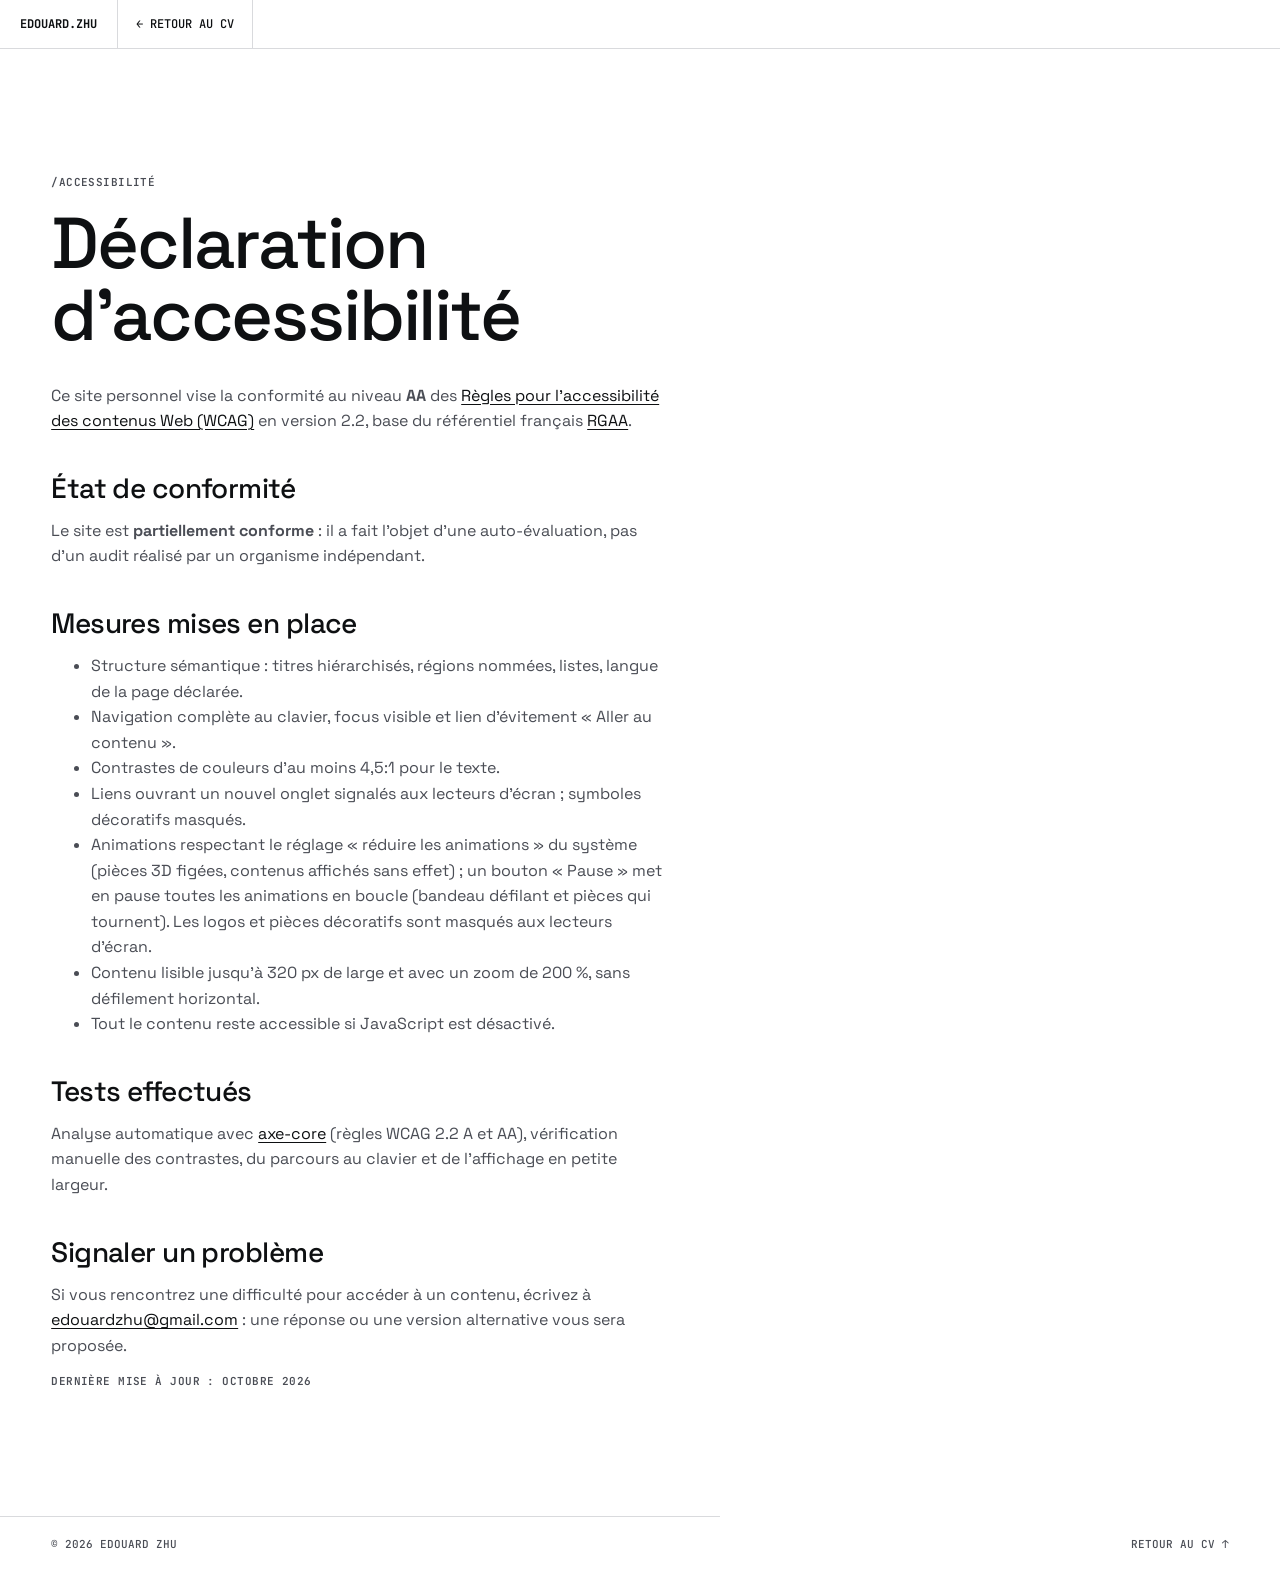
<file: accessibilite.html>
<!doctype html>
<html lang="fr">
<head>
<meta charset="utf-8">
<meta name="viewport" content="width=device-width, initial-scale=1">
<title>Accessibilité · Edouard Zhu</title>
<meta name="description" content="Déclaration d'accessibilité du site CV d'Edouard Zhu.">
<link rel="preconnect" href="https://fonts.googleapis.com">
<link rel="preconnect" href="https://fonts.gstatic.com" crossorigin>
<link href="https://fonts.googleapis.com/css2?family=JetBrains+Mono:wght@400;500;700&family=Space+Grotesk:wght@400;500;600;700&display=swap" rel="stylesheet">
<link rel="stylesheet" href="style.css">
<style>
  .doc { max-width: 72ch; }
  .doc h1 { font-size: clamp(40px, 7vw, 72px); line-height: 1; letter-spacing: -.03em; margin: 16px 0 32px; }
  .doc h2 { font-size: clamp(22px, 3vw, 28px); letter-spacing: -.02em; margin: 40px 0 12px; }
  .doc p, .doc li { color: var(--sub); }
  .doc a { color: var(--ink); text-decoration: underline; text-underline-offset: 3px; }
</style>
</head>
<body>
<a class="skip" href="#main">Aller au contenu</a>
<header class="top">
  <a class="brand" href="./">EDOUARD.ZHU</a>
  <nav aria-label="Navigation principale"><a href="./"><span aria-hidden="true">←</span> RETOUR AU CV</a></nav>
</header>

<main id="main" tabindex="-1">
  <section class="doc" aria-labelledby="titre">
    <p class="meta">/accessibilité</p>
    <h1 id="titre">Déclaration d'accessibilité</h1>

    <p>Ce site personnel vise la conformité au niveau <strong>AA</strong> des
    <a href="https://www.w3.org/Translations/WCAG21-fr/">Règles pour l'accessibilité des contenus Web (WCAG)</a>
    en version 2.2, base du référentiel français
    <a href="https://accessibilite.numerique.gouv.fr/">RGAA</a>.</p>

    <h2>État de conformité</h2>
    <p>Le site est <strong>partiellement conforme</strong> : il a fait l'objet d'une auto-évaluation, pas d'un audit
    réalisé par un organisme indépendant.</p>

    <h2>Mesures mises en place</h2>
    <ul>
      <li>Structure sémantique : titres hiérarchisés, régions nommées, listes, langue de la page déclarée.</li>
      <li>Navigation complète au clavier, focus visible et lien d'évitement « Aller au contenu ».</li>
      <li>Contrastes de couleurs d'au moins 4,5:1 pour le texte.</li>
      <li>Liens ouvrant un nouvel onglet signalés aux lecteurs d'écran ; symboles décoratifs masqués.</li>
      <li>Animations respectant le réglage « réduire les animations » du système (pièces 3D figées, contenus affichés sans effet) ; un bouton « Pause » met en pause toutes les animations en boucle (bandeau défilant et pièces qui tournent). Les logos et pièces décoratifs sont masqués aux lecteurs d'écran.</li>
      <li>Contenu lisible jusqu'à 320 px de large et avec un zoom de 200 %, sans défilement horizontal.</li>
      <li>Tout le contenu reste accessible si JavaScript est désactivé.</li>
    </ul>

    <h2>Tests effectués</h2>
    <p>Analyse automatique avec <a href="https://github.com/dequelabs/axe-core">axe-core</a> (règles WCAG 2.2 A et AA),
    vérification manuelle des contrastes, du parcours au clavier et de l'affichage en petite largeur.</p>

    <h2>Signaler un problème</h2>
    <p>Si vous rencontrez une difficulté pour accéder à un contenu, écrivez à
    <a href="mailto:edouardzhu@gmail.com">edouardzhu@gmail.com</a> : une réponse ou une version alternative
    vous sera proposée.</p>

    <p class="meta">Dernière mise à jour : octobre 2026</p>
  </section>
</main>

<footer>
  <span>© 2026 EDOUARD ZHU</span>
  <a href="./">RETOUR AU CV <span aria-hidden="true">↑</span></a>
</footer>
</body>
</html>
</file>
<file: style.css>
:root {
  --accent: #2f4cff;
  --ink: #0e1012;
  --sub: #4a4d55;
  --line: #d9dadd;
  --paper: #f5f5f3;
  --green: #047857;
  --orange: #a34a06;
  --magenta: #a21caf;
  --blue-soft: #eef1ff;
  --green-soft: #e6f7f1;
  --orange-soft: #fff2e5;
  --magenta-soft: #fbeefc;
  --font-body: "Space Grotesk", "Inter", "Helvetica Neue", Helvetica, Arial, sans-serif;
  --font-mono: "JetBrains Mono", "IBM Plex Mono", ui-monospace, monospace;
  --ease: cubic-bezier(.33, .9, .3, 1);
  --pad: clamp(16px, 4vw, 64px);
}

* { box-sizing: border-box; }
html { scroll-behavior: smooth; scroll-padding-top: 56px; }
body {
  margin: 0;
  background: #fff;
  color: var(--ink);
  font: 16px/1.6 var(--font-body);
  -webkit-font-smoothing: antialiased;
}
a { color: inherit; text-decoration: none; }
h1, h2, h3 { margin: 0; font-weight: 500; }

.meta {
  font: 600 11px/1.4 var(--font-mono);
  text-transform: uppercase;
  letter-spacing: .04em;
  color: var(--sub);
}
.underline { text-decoration: underline; text-underline-offset: 3px; }
.accent { color: var(--accent); } .green { color: var(--green); }
.orange { color: var(--orange); } .magenta { color: var(--magenta); } .ink { color: var(--ink); }

/* ---------- Header ---------- */
.top {
  position: sticky; top: 0; z-index: 50;
  display: flex; align-items: stretch;
  border-bottom: 1px solid var(--line);
  background: rgba(255,255,255,.95);
  backdrop-filter: blur(8px);
  font: 500 12px var(--font-mono);
}
.top > * { padding: 16px 20px; }
.brand { font-weight: 700; border-right: 1px solid var(--line); white-space: nowrap; }
.top nav { display: flex; flex: 1; min-width: 0; overflow-x: auto; padding: 0; scrollbar-width: none; }
.top nav a:focus-visible { outline-offset: -3px; }
.top nav a { padding: 16px 18px; white-space: nowrap; border-right: 1px solid var(--line); transition: background .2s; }
.top nav a:hover { background: var(--paper); }
.idx { color: var(--sub); display: none; }
.status { margin-left: auto; color: var(--green); font-weight: 700; white-space: nowrap; border-left: 1px solid var(--line); }
.dot { animation: pulse 2s 3; } /* s'arrête avant 5 s (WCAG 2.2.2) */
@keyframes pulse { 50% { opacity: .25; } }
@media (min-width: 1100px) { .idx { display: inline; } }
@media (max-width: 760px) { .status, .brand { display: none; } }

/* ---------- Sections ---------- */
section { padding-block: clamp(56px, 9vw, 120px); padding-inline: var(--pad); border-bottom: 1px solid var(--line); }
.sec-head { display: flex; justify-content: space-between; align-items: end; gap: 16px; flex-wrap: wrap; margin-bottom: 40px; }
h2 { font-size: clamp(44px, 7vw, 72px); line-height: 1; letter-spacing: -.03em; }

/* ---------- Hero ---------- */
.hero h1 {
  margin-top: 20px;
  font-size: clamp(48px, 10vw, 136px);
  line-height: .94; letter-spacing: -.04em;
}
.hero h1 .sub { display: block; margin-top: .35em; font-size: .36em; line-height: 1.12; letter-spacing: -.02em; color: var(--sub); max-width: 24ch; }
body { overflow-x: hidden; }
.hero-grid { display: grid; gap: 28px; margin-top: 40px; }
.lead { margin: 0; max-width: 62ch; font-size: 16px; line-height: 1.7; color: var(--sub); }
.lead strong { color: var(--ink); font-weight: 600; }
.cta { display: flex; flex-wrap: wrap; gap: 8px; font: 700 12px var(--font-mono); }
.cta .btn-arrow { margin-right: -8px; }
.btn-arrow { background: var(--accent); color: #fff; padding: 14px 16px; }
.btn { background: var(--ink); color: #fff; padding: 14px 20px; transition: background .2s; }
.btn:hover { background: var(--accent); }
.btn.ghost { background: #fff; color: var(--ink); border: 1px solid var(--ink); }
.btn.ghost:hover { background: var(--ink); color: #fff; }

.stats {
  display: grid; grid-template-columns: repeat(2, 1fr);
  margin-top: 64px; border-top: 1px solid var(--line); border-left: 1px solid var(--line);
}
@media (min-width: 760px) { .stats { grid-template-columns: repeat(4, 1fr); } }
.stats { list-style: none; padding: 0; }
.stats > li {
  display: flex; flex-direction: column; gap: 6px;
  padding: 20px; border-right: 1px solid var(--line); border-bottom: 1px solid var(--line);
  transition: opacity .6s var(--ease), transform .6s var(--ease);
  transition-delay: var(--delay, 0ms);
}
/* Masqué avant apparition uniquement si JS est actif */
.js .stats > li:not(.is-in) { opacity: 0; transform: translateY(12px); }
.stats b { font-size: clamp(32px, 4vw, 52px); font-weight: 500; letter-spacing: -.03em; line-height: 1; }
.stats b span { font-size: .5em; }

/* ---------- Rows (expérience / formation) ---------- */
.rows { border-top: 1px solid var(--line); }
.row {
  display: grid; gap: 8px 32px;
  grid-template-columns: 1fr;
  padding: 28px 16px; border-bottom: 1px solid var(--line);
}
.r-when { font: 500 12px var(--font-mono); color: var(--sub); padding-top: 8px; text-transform: uppercase; }
.r-what h3 { font-size: clamp(22px, 2.6vw, 32px); letter-spacing: -.02em; line-height: 1.15; }
.r-org { margin: 6px 0 12px; font: 600 12px var(--font-mono); text-transform: uppercase; }
.r-what ul { margin: 0 0 16px; padding-left: 18px; color: var(--sub); }
.r-what li { margin-bottom: 4px; }
.r-desc { margin: 0; color: var(--sub); max-width: 70ch; }
.r-arrow { font-size: 24px; color: var(--sub); transition: transform .4s var(--ease); display: none; }
@media (min-width: 760px) { .r-arrow { display: block; } }
.row:hover .r-arrow { transform: translateX(6px); color: var(--ink); }

.chips { display: flex; flex-wrap: wrap; gap: 6px; }
.chips span {
  font: 500 10px var(--font-mono); letter-spacing: .04em;
  padding: 4px 8px; border: 1px solid var(--line); background: #fff;
}

/* Balayage de couleur au survol, façon itsua */
.wash {
  background-image: linear-gradient(90deg, var(--wash) 0 50%, transparent 50% 100%);
  background-size: 200% 100%;
  background-position: 100% 0;
  transition: background-position .7s var(--ease);
}
.wash:hover { background-position: 0 0; }

/* ---------- Cartes projets ---------- */
.deck { display: grid; gap: 20px; grid-template-columns: 1fr; }
@media (min-width: 760px) { .deck { grid-template-columns: repeat(2, 1fr); } }
@media (min-width: 1280px) { .deck { grid-template-columns: repeat(4, 1fr); } }
.card {
  display: flex; flex-direction: column; gap: 14px;
  padding: 22px; border: 1px solid var(--line);
  background-image: linear-gradient(135deg, var(--fill) 0, var(--fill) 49%, #fff 51%, #fff 100%);
  background-size: 400% 400%; background-position: 100% 100%;
  transition: transform .4s var(--ease), box-shadow .4s var(--ease);
}
.card.is-in { animation: fill .9s var(--ease) forwards; animation-delay: var(--delay, 0ms); }
@keyframes fill { to { background-position: 0 0; } }
.card:hover { transform: translateY(-4px) rotate(-.6deg); box-shadow: 0 18px 40px -24px rgba(14,16,18,.35); }
.card-top { display: flex; justify-content: space-between; font: 600 11px var(--font-mono); color: var(--sub); }
.brand-s { color: var(--c); }
.card h3 { font-size: 24px; line-height: 1.1; letter-spacing: -.02em; color: var(--c); }
.card p { margin: 0; font-size: 14px; color: var(--sub); flex: 1; }
.card dl { display: grid; grid-template-columns: auto 1fr; gap: 4px 12px; margin: 0; padding-top: 12px; border-top: 1px dashed var(--line); font-size: 13px; }
.card dt { font: 600 10px/1.9 var(--font-mono); text-transform: uppercase; color: var(--sub); }
.card dd { margin: 0; }
.card dd a { text-decoration: underline; text-underline-offset: 3px; }

/* ---------- Compétences ---------- */
.skills { display: grid; grid-template-columns: 1fr; border-top: 1px solid var(--line); border-left: 1px solid var(--line); }
@media (min-width: 760px) { .skills { grid-template-columns: repeat(2, 1fr); } }
.skill { padding: 28px; border-right: 1px solid var(--line); border-bottom: 1px solid var(--line); }
.skill p:last-child { margin: 12px 0 0; font-size: clamp(18px, 2vw, 22px); line-height: 1.4; letter-spacing: -.01em; }

/* ---------- Contact ---------- */
.contact .big { font-size: clamp(56px, 11vw, 140px); line-height: .95; letter-spacing: -.04em; margin: 20px 0 48px; }
.contact-links { border-top: 1px solid var(--line); }

footer {
  display: flex; justify-content: space-between; gap: 16px; flex-wrap: wrap;
  padding: 20px var(--pad); font: 500 11px var(--font-mono); color: var(--sub);
}

/* ---------- Liens, accessibilité, extras ---------- */
.ln { color: var(--ink); text-decoration: underline; text-decoration-color: var(--line); text-underline-offset: 3px; text-decoration-thickness: 2px; transition: text-decoration-color .2s, color .2s; }
.ln:hover { color: var(--accent); text-decoration-color: var(--accent); }
.r-org a { text-decoration: underline; text-underline-offset: 3px; }
.r-org a:hover { color: var(--ink); }
:focus-visible { outline: 2px solid var(--accent); outline-offset: 2px; }
.skip { position: absolute; left: -999px; top: 8px; z-index: 100; background: var(--ink); color: #fff; padding: 10px 14px; font: 600 12px var(--font-mono); }
.skip:focus { left: 8px; }
main:focus { outline: none; }
.sr-only { position: absolute !important; width: 1px; height: 1px; padding: 0; margin: -1px; overflow: hidden; clip: rect(0 0 0 0); white-space: nowrap; border: 0; }
.btn-arrow:focus-visible, .btn:focus-visible { outline-offset: 3px; }

.progress { position: fixed; top: 0; left: 0; right: 0; height: 2px; z-index: 60; background: var(--accent); transform: scaleX(0); transform-origin: 0 50%; }
.top nav a.active { background: var(--ink); color: #fff; }
.top nav a.active .idx { color: #9ea1a8; }

button.btn { font: inherit; cursor: pointer; }

.marquee { position: relative; overflow: hidden; border-bottom: 1px solid var(--line); background: var(--ink); color: #fff; }
.marquee-toggle { position: absolute; z-index: 1; right: 0; top: 0; bottom: 0; min-width: 96px; padding: 0 16px; background: var(--ink); color: #fff; border: 0; border-left: 1px solid #3a3d44; font: 700 11px var(--font-mono); cursor: pointer; }
.marquee-toggle:hover { background: var(--accent); }
.marquee-toggle:focus-visible { outline: 2px solid #fff; outline-offset: -4px; }
.marquee.paused .marquee-track { animation-play-state: paused; }
.marquee-track { display: flex; width: max-content; animation: marquee 40s linear infinite; }
.marquee span { padding: 14px 28px; font: 500 12px var(--font-mono); letter-spacing: .06em; white-space: nowrap; }
.marquee span::after { content: "◆"; margin-left: 56px; color: var(--accent); }
.marquee:hover .marquee-track { animation-play-state: paused; }
@keyframes marquee { to { transform: translateX(-50%); } }

.contact-row { display: flex; align-items: baseline; gap: 24px; flex-wrap: wrap; padding: 22px 16px; border-bottom: 1px solid var(--line); font-size: clamp(20px, 3vw, 34px); letter-spacing: -.02em; overflow-wrap: anywhere; }
.contact-row > a { display: flex; align-items: baseline; gap: 24px; flex-wrap: wrap; }
.contact-row .meta { width: 90px; }
.contact-row .r-arrow { margin-left: auto; }
.contact-row:hover .r-arrow { transform: translateX(6px); color: var(--ink); }
.copy { margin-left: auto; align-self: center; background: #fff; border: 1px solid var(--ink); padding: 8px 12px; font: 700 11px var(--font-mono); cursor: pointer; }
.copy:hover { background: var(--ink); color: #fff; }

/* ---------- Impression : CV propre en PDF ---------- */
@media print {
  @page { margin: 14mm; }
  .top, .progress, .marquee, .marquee-toggle, .cta, .copy, .skip, footer, .r-arrow, .sec-head .meta { display: none !important; }
  body { font-size: 11px; }
  section { padding: 0 0 14px; border: 0; }
  .hero h1 { font-size: 32px; margin-top: 4px; }
  .hero-grid { margin-top: 10px; display: block; }
  .stats, .stats > li, .card { opacity: 1 !important; transform: none !important; }
  .stats { margin-top: 12px; grid-template-columns: repeat(4, 1fr); }
  .stats > li { padding: 8px; }
  .stats b { font-size: 20px; }
  h2 { font-size: 22px; } .sec-head { margin-bottom: 8px; }
  .row { grid-template-columns: 130px 1fr; padding: 8px 0; break-inside: avoid; }
  .r-what h3 { font-size: 15px; }
  .deck { grid-template-columns: repeat(2, 1fr); gap: 8px; }
  .card { padding: 10px; background: none !important; break-inside: avoid; }
  .card h3 { font-size: 14px; }
  .skills { grid-template-columns: repeat(2, 1fr); }
  .skill { padding: 10px; } .skill p:last-child { font-size: 12px; }
  .wash { background: none !important; }
  .contact .big { font-size: 22px; margin: 4px 0 8px; }
  .contact-row { font-size: 13px; padding: 4px 0; }
  a { color: inherit !important; }
}

@media (prefers-reduced-motion: reduce) {
  html { scroll-behavior: auto; }
  *, *::before, *::after { animation: none !important; transition: none !important; }
  .js .stats > li:not(.is-in) { opacity: 1; transform: none; }
  .card { background-image: none; background-color: var(--fill); }
}
</file>
<file: assets/anim.css>
/* =====================================================================
   Animations & visuels (complète style.css)
   ===================================================================== */

/* ---------- Apparitions (masquées seulement si JS actif) ---------- */
.js .reveal:not(.is-in), .js .row:not(.is-in), .js .skill:not(.is-in) { opacity: 0; transform: translateY(28px); }
.reveal, .row, .skill { transition: opacity .8s var(--ease), transform .8s var(--ease), background-position .7s var(--ease); transition-delay: var(--delay, 0ms); }
.js .card:not(.is-in) { opacity: 0; transform: translateY(40px) scale(.97); }
.card { transition: opacity .8s var(--ease) var(--delay, 0ms), transform .45s var(--ease), box-shadow .45s var(--ease); }

/* Titre du hero : la ligne monte depuis un masque */
.split .line { display: block; overflow: hidden; padding-bottom: .06em; }
.split .line > span { display: inline-block; animation: rise 1.1s var(--ease) both .1s; }
@keyframes rise { from { transform: translateY(105%); } }
.hero .reveal { transition-delay: .35s; }
.hero .lead.reveal { transition-delay: .5s; }
.hero .cta.reveal { transition-delay: .65s; }

/* Halo qui suit le curseur dans le hero */
.hero { position: relative; overflow: hidden; }
.hero::before {
  content: ""; position: absolute; inset: 0; pointer-events: none; z-index: 0;
  background: radial-gradient(520px circle at var(--mx, 75%) var(--my, 30%), rgba(47, 76, 255, .09), transparent 60%);
}
.hero > * { position: relative; z-index: 1; }

/* ---------- Pièces 3D ---------- */
.coin-stage { position: absolute !important; top: clamp(40px, 7vw, 100px); right: clamp(16px, 4vw, 64px); width: 340px; height: 360px; pointer-events: none; }
.coin { --size: 150px; --t: 14px; position: absolute; width: var(--size); height: var(--size); perspective: 900px;
  transform: translate(calc(var(--px, 0) * var(--depth, 30px)), calc(var(--py, 0) * var(--depth, 30px))); transition: transform .4s var(--ease); }
.coin-spin { position: absolute; inset: 0; transform-style: preserve-3d; animation: spin 7s linear infinite; }
.coin-bob { position: absolute; inset: 0; animation: bob 4s ease-in-out infinite; }
.coin-face {
  position: absolute; inset: 0; display: grid; place-items: center; border-radius: 50%;
  backface-visibility: hidden; overflow: hidden;
  background: var(--face); box-shadow: inset 0 0 0 calc(var(--size) * .045) var(--rim), inset 0 0 0 calc(var(--size) * .07) rgba(255, 255, 255, .22);
}
.coin-face.front { transform: translateZ(calc(var(--t) / 2)); }
.coin-face.back { transform: rotateY(180deg) translateZ(calc(var(--t) / 2)); }
.coin-face::after { /* reflet métallique */
  content: ""; position: absolute; inset: 0; border-radius: 50%;
  background: linear-gradient(115deg, transparent 30%, rgba(255, 255, 255, .6) 45%, transparent 60%);
  mix-blend-mode: overlay;
}
.coin-face svg { width: 100%; height: 100%; }
.coin-edge i { position: absolute; inset: 0; border-radius: 50%; background: var(--rim); transform: translateZ(calc((var(--i) - 5.5) * var(--t) / 12)); }
@keyframes spin { to { transform: rotateY(360deg); } }
@keyframes bob { 50% { transform: translateY(-14px); } }

.coin-btc { --face: #fff; --rim: #c96f0a; top: 0; right: 20px; --depth: 40px; }
.coin-btc .coin-face svg { fill: #f7931a; }
.coin-eth { --face: radial-gradient(circle at 35% 30%, #8ea2f5, #627eea 55%, #4058c8); --rim: #3a4fb5; --size: 112px; top: 150px; left: 0; --depth: 70px; }
.coin-eth .coin-face svg { width: 52%; height: 52%; fill: #fff; }
.coin-eth .coin-spin { animation-duration: 9s; animation-direction: reverse; }
.coin-eth .coin-bob { animation-duration: 5s; }
.coin-usd { --face: radial-gradient(circle at 35% 30%, #fbe7a1, #e2b84a 55%, #b8892a); --rim: #9a7020; --size: 124px; top: 220px; right: 0; --depth: 25px; }
.coin-usd .coin-face span { color: #6b4a0f; font-family: var(--font-body); font-weight: 700; font-size: calc(var(--size) * .58); line-height: 1; text-shadow: 0 2px 0 rgba(255, 255, 255, .35); }
.coin-usd .coin-spin { animation-duration: 8s; animation-delay: -2s; }
.coin-usd .coin-bob { animation-duration: 4.6s; animation-delay: -1s; }
@media (min-width: 1101px) { .hero > .meta, .hero > h1, .hero > .hero-grid { max-width: calc(100% - 380px); } }
@media (max-width: 1100px) {
  .coin-stage { position: relative !important; top: auto; right: auto; width: 100%; max-width: 420px; height: 120px; margin-bottom: 12px; }
  .coin-stage .coin { --size: 64px; --t: 7px; top: 24px; right: auto; }
  .coin-stage .coin-btc { --size: 76px; top: 10px; left: 0; }
  .coin-stage .coin-eth { left: 22%; top: 40px; }
  .coin-stage .coin-usd { left: 42%; top: 12px; }
  .coin-stage .coin-eur { left: 62%; top: 44px; }
  .coin-stage .coin-cny { left: 81%; top: 16px; }
}


@media (min-width: 1101px) {
  .coin-stage { width: 380px; height: 440px; }
  .coin-stage .coin { --size: 124px; --t: 13px; }
  .coin-stage .coin-btc { --size: 148px; top: 0; right: 0; left: auto; }
  .coin-stage .coin-eur { top: 20px; left: 0; right: auto; }
  .coin-stage .coin-eth { top: 165px; left: 120px; right: auto; }
  .coin-stage .coin-cny { top: 305px; left: 10px; right: auto; }
  .coin-stage .coin-usd { top: 295px; right: 0; left: auto; }
}

/* Même direction artistique pour toutes les monnaies : face métallique en dégradé, liseré clair, symbole en relief */
.coin-eur { --face: radial-gradient(circle at 35% 30%, #6f8cff, #1f3fae 55%, #10257a); --rim: #c9a227; --depth: 55px; }
.coin-cny { --face: radial-gradient(circle at 35% 30%, #ff7a66, #d8261a 55%, #8f150b); --rim: #c9a227; --depth: 45px; }
.coin-eur .coin-face span, .coin-cny .coin-face span {
  font-family: var(--font-body); font-weight: 700; font-size: calc(var(--size) * .56); line-height: 1;
  color: #f5d76e; text-shadow: 0 2px 0 rgba(0, 0, 0, .25), 0 -1px 0 rgba(255, 255, 255, .35);
}
.coin-eur .coin-spin { animation-duration: 10s; animation-delay: -4s; }
.coin-eur .coin-bob { animation-duration: 5.4s; animation-delay: -2s; }
.coin-cny .coin-spin { animation-duration: 7.5s; animation-direction: reverse; animation-delay: -1s; }
.coin-cny .coin-bob { animation-duration: 4.2s; animation-delay: -3s; }

/* Tuiles 3D « nouvelles technologies » : même rendu que les pièces, en forme de carré arrondi */
.tech-icons { display: flex; gap: 14px; height: 60px; margin-bottom: 16px; }
.tech-icons .coin { position: relative; --size: 56px; --t: 8px; top: auto; left: auto; right: auto; transform: none; }
.coin-tile .coin-face, .coin-tile .coin-edge i { border-radius: 26%; }
.coin-tile .coin-face svg { width: 64%; height: 64%; }
.coin-ai { --face: radial-gradient(circle at 35% 30%, #a78bfa, #6d28d9 55%, #3b0f8a); --rim: #2e0b6e; }
.coin-pc { --face: radial-gradient(circle at 35% 30%, #7d8794, #2b3340 55%, #12161d); --rim: #0b0e13; }
.coin-phone { --face: radial-gradient(circle at 35% 30%, #5eead4, #0f9f8a 55%, #075e52); --rim: #054a40; }
.coin-tile .coin-spin { animation-name: tilt; animation-duration: 4s; animation-timing-function: ease-in-out; }
.coin-sport { --face: radial-gradient(circle at 35% 30%, #fdba74, #ea580c 55%, #9a3412); --rim: #7c2d12; }
.coin-watch { --face: radial-gradient(circle at 35% 30%, #6ee7b7, #059669 55%, #065f46); --rim: #064e3b; }
.coin-pc .coin-spin, .coin-watch .coin-spin { animation-delay: -1.3s; }
.coin-phone .coin-spin { animation-delay: -2.6s; }
@keyframes tilt { 0%, 100% { transform: rotateY(-35deg) rotateX(8deg); } 50% { transform: rotateY(35deg) rotateX(-8deg); } }
@media print { .tech-icons { display: none !important; } }

/* Mini-pièces dans les intérêts */
.mini-coins { display: flex; gap: 12px; height: 56px; margin-bottom: 16px; }
.mini-coins .coin { position: relative; --size: 56px; --t: 6px; top: auto; left: auto; right: auto; transform: none; }
.mini-coins .coin-spin { animation-duration: 5s; }

/* Pause globale (bouton du bandeau) */
.anim-paused .marquee-track, .anim-paused .coin-spin, .anim-paused .coin-bob, .anim-paused .dot { animation-play-state: paused !important; }

/* ---------- Logos ---------- */
.logos { display: flex; align-items: center; gap: 24px 40px; flex-wrap: wrap; margin-top: 40px; }
.logos ul { display: flex; align-items: center; gap: 28px 44px; flex-wrap: wrap; list-style: none; margin: 0; padding: 0; }
.logos img { display: block; width: auto; filter: grayscale(1); opacity: .75; transition: filter .3s, opacity .3s, transform .3s var(--ease); }
.logos li:hover img { filter: none; opacity: 1; transform: translateY(-3px) scale(1.06); }
@media (min-width: 760px) { .row { grid-template-columns: 56px 170px 1fr 40px; } }
.r-logo { display: grid; place-items: center; width: 56px; height: 56px; border: 1px solid var(--line); background: #fff; transition: transform .5s var(--ease), border-color .3s; }
.r-logo img { max-width: 40px; max-height: 32px; }
.row:hover .r-logo { transform: rotate(-6deg) scale(1.08); border-color: var(--ink); }

/* ---------- Icônes techniques ---------- */
.marquee span { display: inline-flex; align-items: center; gap: 10px; }
.marquee img { width: 16px; height: 16px; filter: invert(1); }
.stack { display: flex; flex-wrap: wrap; gap: 8px; list-style: none; margin: 18px 0 0; padding: 0; }
.stack li { display: inline-flex; align-items: center; gap: 8px; padding: 6px 10px; border: 1px solid var(--line); background: #fff; font: 500 11px var(--font-mono); text-transform: uppercase; transition: transform .3s var(--ease), border-color .3s; }
.stack li:hover { transform: translateY(-3px); border-color: var(--ink); }
.stack img { width: 16px; height: 16px; }

/* ---------- Cartes : inclinaison 3D + reflet ---------- */
.deck { perspective: 1200px; }
.card { position: relative; }
.card.is-in { transform: rotateX(var(--rx, 0deg)) rotateY(var(--ry, 0deg)); }
.card.is-in:hover { transform: rotateX(var(--rx, 0deg)) rotateY(var(--ry, 0deg)) translateY(-6px); }
.card::after { content: ""; position: absolute; inset: 0; pointer-events: none; opacity: 0; transition: opacity .3s;
  background: radial-gradient(400px circle at var(--gx, 50%) var(--gy, 50%), rgba(255, 255, 255, .55), transparent 45%); }
.card:hover::after { opacity: 1; }

/* ---------- Divers ---------- */
.top { transition: box-shadow .3s; }
.top.scrolled { box-shadow: 0 8px 24px -18px rgba(14, 16, 18, .5); }
.cta .btn, .btn-arrow { transition: background .2s, color .2s, transform .25s var(--ease); }
.stats b { font-variant-numeric: tabular-nums; }
.stats b span[data-count] { font-size: inherit; }

@media print {
  .coin-stage, .mini-coins, .logos, .stack, .r-logo { display: none !important; }
  .reveal, .row, .skill, .card { opacity: 1 !important; transform: none !important; }
  .hero > .meta, .hero > h1, .hero > .hero-grid { max-width: none !important; }
  .row { grid-template-columns: 130px 1fr !important; }
}
@media (prefers-reduced-motion: reduce) {
  .js .reveal:not(.is-in), .js .row:not(.is-in), .js .skill:not(.is-in), .js .card:not(.is-in) { opacity: 1; transform: none; }
  .split .line > span { animation: none; }
  .coin-spin { animation: none !important; transform: rotateY(-25deg); }
  .coin, .coin-bob { animation: none !important; transform: none; }
}

/* ---------- Drapeaux qui flottent au vent ---------- */
.flags { display: flex; flex-wrap: wrap; gap: 20px 28px; margin: 18px 0 20px; }
.flag-wrap { margin: 0; display: flex; flex-direction: column; gap: 10px; }
.flag-wrap figcaption { font: 500 10.5px var(--font-mono); letter-spacing: .04em; text-transform: uppercase; color: var(--sub); padding-left: 10px; }
.flag { --w: 96px; --h: 64px; position: relative; display: flex; width: var(--w); height: var(--h); margin-left: 10px; }
.flag::before { /* mât */
  content: ""; position: absolute; left: -10px; top: -6px; width: 4px; height: calc(var(--h) + 34px);
  border-radius: 2px; background: linear-gradient(90deg, #8a8d94, #d4d6db 50%, #6b6e75);
}
.flag::after { /* pommeau */
  content: ""; position: absolute; left: -12px; top: -12px; width: 8px; height: 8px; border-radius: 50%; background: #c9a227;
}
.flag i {
  flex: 1; height: 100%;
  background-size: var(--w) var(--h); background-repeat: no-repeat;
  background-position: calc(var(--i) * var(--w) / var(--n) * -1) 0;
  --amp: calc(var(--i) * .45px);
  animation: wave 1.8s ease-in-out infinite;
  animation-delay: calc(var(--i) * -.09s);
}
.flag-fr i { background-image: url(flags/fr.svg); }
.flag-gb i { background-image: url(flags/gb.svg); }
.flag-cn i { background-image: url(flags/cn.svg); }
@keyframes wave {
  0%, 100% { transform: translateY(calc(var(--amp) * -1)); filter: brightness(1.08); }
  50% { transform: translateY(var(--amp)); filter: brightness(.82); }
}
.anim-paused .flag i { animation-play-state: paused !important; }
@media print { .flags { display: none !important; } }
@media (prefers-reduced-motion: reduce) { .flag i { animation: none !important; } }

/* ---------- Finitions ---------- */
::selection { background: var(--accent); color: #fff; }

/* Hero : moins de vide sous les logos, grille de points révélée autour du curseur */
.hero { padding-bottom: clamp(48px, 6vw, 72px); }
.hero::after {
  content: ""; position: absolute; inset: 0; pointer-events: none; z-index: 0;
  background-image: radial-gradient(rgba(14, 16, 18, .22) 1px, transparent 1.4px); background-size: 22px 22px;
  -webkit-mask-image: radial-gradient(360px circle at var(--mx, 75%) var(--my, 30%), #000, transparent 70%);
  mask-image: radial-gradient(360px circle at var(--mx, 75%) var(--my, 30%), #000, transparent 70%);
}

/* Navigation mobile : fondu à droite pour signaler qu'elle défile */
@media (max-width: 1100px) {
  .top nav { -webkit-mask-image: linear-gradient(90deg, #000 85%, transparent); mask-image: linear-gradient(90deg, #000 85%, transparent); }
}

/* Chiffres clés : barre de couleur au survol */
.stats > li { position: relative; }
.stats > li::after { content: ""; position: absolute; left: 0; right: 0; bottom: -1px; height: 3px; background: var(--accent); transform: scaleX(0); transform-origin: 0 50%; transition: transform .5s var(--ease); }
.stats > li:hover::after { transform: scaleX(1); }
.stats > li:nth-child(3)::after { background: var(--green); }
.stats > li:nth-child(4)::after { background: var(--orange); }

/* Contact : le texte glisse au survol */
.contact-row { transition: background-position .7s var(--ease), padding-left .45s var(--ease); }
.contact-row:hover { padding-left: 28px; }
.contact-row:hover .r-arrow { transform: translate(4px, -4px) scale(1.2); }

/* Bouton flottant « haut de page » avec anneau de progression */
.to-top {
  position: fixed; right: 20px; bottom: 20px; z-index: 40; display: grid; place-items: center;
  width: 52px; height: 52px; border-radius: 50%; background: #fff; color: var(--ink);
  font: 700 18px var(--font-mono); box-shadow: 0 10px 30px -12px rgba(14, 16, 18, .45);
  opacity: 0; transform: translateY(16px) scale(.9); pointer-events: none;
  transition: opacity .3s, transform .4s var(--ease), background .2s, color .2s;
}
.to-top.show { opacity: 1; transform: none; pointer-events: auto; }
.to-top:focus-visible { opacity: 1; transform: none; pointer-events: auto; outline-offset: 3px; }
.to-top:hover { background: var(--ink); color: #fff; }
.to-top svg { position: absolute; inset: 0; transform: rotate(-90deg); }
.to-top circle { fill: none; stroke-width: 3; }
.to-top .ring-bg { stroke: var(--line); }
.to-top .ring { stroke: var(--accent); stroke-dasharray: 100; stroke-dashoffset: calc(100 - var(--p, 0) * 100); }
@media print { .to-top { display: none !important; } }

/* Logo texte (à la place d'une image) */
.r-logo-text span { font: 600 11px var(--font-body); letter-spacing: .14em; color: var(--ink); padding-left: .14em; }

/* ---------- Pièces : rendu métal (toutes tailles) ---------- */
/* Faces : reflet doux, liseré métallique, anneau intérieur et ombrage bas pour le relief */
.coin-face {
  background:
    radial-gradient(circle at 30% 22%, rgba(255, 255, 255, .62), rgba(255, 255, 255, 0) 40%),
    radial-gradient(circle at 72% 86%, rgba(0, 0, 0, .22), rgba(0, 0, 0, 0) 55%),
    var(--face);
  box-shadow:
    inset 0 0 0 calc(var(--size) * .055) var(--rim),
    inset 0 0 0 calc(var(--size) * .068) rgba(255, 255, 255, .5),
    inset 0 0 0 calc(var(--size) * .095) rgba(0, 0, 0, .1),
    inset 0 calc(var(--size) * -.05) calc(var(--size) * .09) rgba(0, 0, 0, .22),
    inset 0 calc(var(--size) * .04) calc(var(--size) * .06) rgba(255, 255, 255, .3);
}
/* Crènelage du bord (pièces rondes) */
.coin-face::before {
  content: ""; position: absolute; inset: 0; border-radius: 50%; pointer-events: none;
  background: repeating-conic-gradient(rgba(255, 255, 255, .38) 0 1.6deg, rgba(0, 0, 0, .16) 1.6deg 3.2deg);
  -webkit-mask-image: radial-gradient(closest-side, transparent 88.5%, #000 89.5%);
  mask-image: radial-gradient(closest-side, transparent 88.5%, #000 89.5%);
}
.coin-tile .coin-face::before { display: none; }
/* Reflet qui balaie la face de temps en temps */
.coin-face::after {
  border-radius: inherit; mix-blend-mode: normal; opacity: 1;
  background: linear-gradient(112deg, rgba(255, 255, 255, 0) 40%, rgba(255, 255, 255, .55) 50%, rgba(255, 255, 255, 0) 60%) no-repeat;
  background-size: 300% 100%; background-position: 100% 0;
  animation: coin-shine 5s ease-in-out infinite;
}
@keyframes coin-shine { 0% { background-position: 100% 0; } 32%, 100% { background-position: 0 0; } }
.coin-eth .coin-face::after, .coin-ai .coin-face::after { animation-delay: -1.2s; }
.coin-usd .coin-face::after, .coin-pc .coin-face::after { animation-delay: -2.4s; }
.coin-eur .coin-face::after, .coin-phone .coin-face::after { animation-delay: -3.3s; }
.coin-cny .coin-face::after, .coin-watch .coin-face::after { animation-delay: -4.1s; }
/* Symboles en relief */
.coin-face > svg { filter: drop-shadow(0 1px 0 rgba(255, 255, 255, .35)) drop-shadow(0 -1px 0 rgba(0, 0, 0, .28)); }
.coin-face > span { text-shadow: 0 1px 0 rgba(255, 255, 255, .4), 0 -1px 0 rgba(0, 0, 0, .3), 0 3px 6px rgba(0, 0, 0, .18); }

/* Bitcoin : même famille que les autres (métal orangé, ₿ blanc en relief) */
.coin-btc { --face: radial-gradient(circle at 35% 30%, #ffc56b, #f7931a 52%, #b85e08); --rim: #8f4805; }
.coin-btc .coin-face svg { width: 82%; height: 82%; fill: #fff; }
.coin-eth { --face: radial-gradient(circle at 35% 30%, #a3b4ff, #627eea 52%, #3048b0); --rim: #2a3d99; }

/* Tranche : métal ombré + stries (visibles quand la pièce est de profil) */
.coin-edge i {
  background:
    repeating-linear-gradient(0deg, rgba(255, 255, 255, .22) 0 1px, rgba(0, 0, 0, 0) 1px 3px),
    linear-gradient(180deg, rgba(255, 255, 255, .35), rgba(0, 0, 0, 0) 45%, rgba(0, 0, 0, .35)),
    var(--rim);
}
.coin-tile .coin-edge i { border-radius: 26%; }

/* Vraie perspective sur l'élément qui tourne (ordinateur) */
.coin { perspective: none; }
.coin-bob { perspective: 700px; }

/* Ombre au sol qui respire avec le flottement */
.coin { --bob-d: 4s; --bob-dl: 0s; }
.coin-bob { animation-duration: var(--bob-d); animation-delay: var(--bob-dl); }
.coin-eth { --bob-d: 5s; }
.coin-usd { --bob-d: 4.6s; --bob-dl: -1s; }
.coin-eur { --bob-d: 5.4s; --bob-dl: -2s; }
.coin-cny { --bob-d: 4.2s; --bob-dl: -3s; }
.coin::after {
  content: ""; position: absolute; left: 16%; right: 16%; bottom: calc(var(--size) * -.2); height: calc(var(--size) * .12);
  border-radius: 50%; pointer-events: none; z-index: -1;
  background: radial-gradient(closest-side, rgba(14, 16, 18, .26), rgba(14, 16, 18, 0));
  animation: coin-ground var(--bob-d) ease-in-out infinite var(--bob-dl);
}
@keyframes coin-ground { 50% { transform: scale(.72); opacity: .5; } }
.mini-coins, .tech-icons { margin-bottom: 26px; }

/* ---------- Pièces sur téléphone / tablette ----------
   L'empilement 3D (tranche en 12 disques + 2 faces) s'affiche mal sur les navigateurs
   mobiles (Safari iOS surtout). Sur écran tactile, la rotation est simulée en 2D :
   la face s'affine selon l'angle, et un disque « tranche » décalé derrière elle dessine
   l'épaisseur métallique, d'un côté puis de l'autre, comme une vraie pièce. */
@media (hover: none), (max-width: 760px) {
  .coin-bob { perspective: none; }
  .coin-spin { transform-style: flat; animation-name: coin-spin2d; animation-timing-function: linear; will-change: transform, filter; }
  .coin-face.back { display: none; }
  .coin-face.front { transform: none; backface-visibility: visible; }
  /* La tranche = les 12 disques existants, étalés en 2D entre la face et le décalage voulu */
  .coin-edge { animation-duration: inherit; animation-delay: inherit; animation-direction: inherit; }
  .coin-edge i {
    --k: calc(var(--i) / 11); transform: none;
    background:
      linear-gradient(90deg, rgba(0, 0, 0, .3), rgba(255, 255, 255, .18) 50%, rgba(0, 0, 0, .3)),
      repeating-linear-gradient(0deg, rgba(255, 255, 255, .2) 0 1px, rgba(0, 0, 0, 0) 1px 3px),
      var(--rim);
    animation: coin-edge2d linear infinite;
    animation-duration: inherit; animation-delay: inherit; animation-direction: inherit;
  }
  .coin-tile .coin-spin { animation-name: coin-tilt2d; animation-timing-function: linear; }
  .coin-tile .coin-edge i { animation-name: coin-tiltedge2d; }
  .coin-stage { height: 136px; }
}
@keyframes coin-spin2d {
  0% { transform: scaleX(1); filter: brightness(1.08); }
  2.778% { transform: scaleX(0.985); filter: brightness(1.075); }
  5.556% { transform: scaleX(0.94); filter: brightness(1.062); }
  8.333% { transform: scaleX(0.866); filter: brightness(1.04); }
  11.111% { transform: scaleX(0.766); filter: brightness(1.01); }
  13.889% { transform: scaleX(0.643); filter: brightness(0.973); }
  16.667% { transform: scaleX(0.5); filter: brightness(0.93); }
  19.444% { transform: scaleX(0.342); filter: brightness(0.883); }
  22.222% { transform: scaleX(0.174); filter: brightness(0.832); }
  25% { transform: scaleX(0.05); filter: brightness(0.78); }
  27.778% { transform: scaleX(0.174); filter: brightness(0.832); }
  30.556% { transform: scaleX(0.342); filter: brightness(0.883); }
  33.333% { transform: scaleX(0.5); filter: brightness(0.93); }
  36.111% { transform: scaleX(0.643); filter: brightness(0.973); }
  38.889% { transform: scaleX(0.766); filter: brightness(1.01); }
  41.667% { transform: scaleX(0.866); filter: brightness(1.04); }
  44.444% { transform: scaleX(0.94); filter: brightness(1.062); }
  47.222% { transform: scaleX(0.985); filter: brightness(1.075); }
  50% { transform: scaleX(1); filter: brightness(1.08); }
  52.778% { transform: scaleX(0.985); filter: brightness(1.075); }
  55.556% { transform: scaleX(0.94); filter: brightness(1.062); }
  58.333% { transform: scaleX(0.866); filter: brightness(1.04); }
  61.111% { transform: scaleX(0.766); filter: brightness(1.01); }
  63.889% { transform: scaleX(0.643); filter: brightness(0.973); }
  66.667% { transform: scaleX(0.5); filter: brightness(0.93); }
  69.444% { transform: scaleX(0.342); filter: brightness(0.883); }
  72.222% { transform: scaleX(0.174); filter: brightness(0.832); }
  75% { transform: scaleX(0.05); filter: brightness(0.78); }
  77.778% { transform: scaleX(0.174); filter: brightness(0.832); }
  80.556% { transform: scaleX(0.342); filter: brightness(0.883); }
  83.333% { transform: scaleX(0.5); filter: brightness(0.93); }
  86.111% { transform: scaleX(0.643); filter: brightness(0.973); }
  88.889% { transform: scaleX(0.766); filter: brightness(1.01); }
  91.667% { transform: scaleX(0.866); filter: brightness(1.04); }
  94.444% { transform: scaleX(0.94); filter: brightness(1.062); }
  97.222% { transform: scaleX(0.985); filter: brightness(1.075); }
  100% { transform: scaleX(1); filter: brightness(1.08); }
}
@keyframes coin-edge2d {
  0% { transform: translateX(calc(var(--t) * 0 * var(--k))); }
  2.778% { transform: translateX(calc(var(--t) * 0.176 * var(--k))); }
  5.556% { transform: translateX(calc(var(--t) * 0.364 * var(--k))); }
  8.333% { transform: translateX(calc(var(--t) * 0.577 * var(--k))); }
  11.111% { transform: translateX(calc(var(--t) * 0.839 * var(--k))); }
  13.889% { transform: translateX(calc(var(--t) * 1.192 * var(--k))); }
  16.667% { transform: translateX(calc(var(--t) * 1.732 * var(--k))); }
  19.444% { transform: translateX(calc(var(--t) * 2.747 * var(--k))); }
  22.222% { transform: translateX(calc(var(--t) * 5.671 * var(--k))); }
  25% { transform: translateX(calc(var(--t) * 20 * var(--k))); }
  27.778% { transform: translateX(calc(var(--t) * 5.671 * var(--k))); }
  30.556% { transform: translateX(calc(var(--t) * 2.747 * var(--k))); }
  33.333% { transform: translateX(calc(var(--t) * 1.732 * var(--k))); }
  36.111% { transform: translateX(calc(var(--t) * 1.192 * var(--k))); }
  38.889% { transform: translateX(calc(var(--t) * 0.839 * var(--k))); }
  41.667% { transform: translateX(calc(var(--t) * 0.577 * var(--k))); }
  44.444% { transform: translateX(calc(var(--t) * 0.364 * var(--k))); }
  47.222% { transform: translateX(calc(var(--t) * 0.176 * var(--k))); }
  50% { transform: translateX(calc(var(--t) * 0 * var(--k))); }
  52.778% { transform: translateX(calc(var(--t) * -0.176 * var(--k))); }
  55.556% { transform: translateX(calc(var(--t) * -0.364 * var(--k))); }
  58.333% { transform: translateX(calc(var(--t) * -0.577 * var(--k))); }
  61.111% { transform: translateX(calc(var(--t) * -0.839 * var(--k))); }
  63.889% { transform: translateX(calc(var(--t) * -1.192 * var(--k))); }
  66.667% { transform: translateX(calc(var(--t) * -1.732 * var(--k))); }
  69.444% { transform: translateX(calc(var(--t) * -2.747 * var(--k))); }
  72.222% { transform: translateX(calc(var(--t) * -5.671 * var(--k))); }
  75% { transform: translateX(calc(var(--t) * -20 * var(--k))); }
  77.778% { transform: translateX(calc(var(--t) * -5.671 * var(--k))); }
  80.556% { transform: translateX(calc(var(--t) * -2.747 * var(--k))); }
  83.333% { transform: translateX(calc(var(--t) * -1.732 * var(--k))); }
  86.111% { transform: translateX(calc(var(--t) * -1.192 * var(--k))); }
  88.889% { transform: translateX(calc(var(--t) * -0.839 * var(--k))); }
  91.667% { transform: translateX(calc(var(--t) * -0.577 * var(--k))); }
  94.444% { transform: translateX(calc(var(--t) * -0.364 * var(--k))); }
  97.222% { transform: translateX(calc(var(--t) * -0.176 * var(--k))); }
  100% { transform: translateX(calc(var(--t) * 0 * var(--k))); }
}
@keyframes coin-tilt2d {
  0% { transform: scaleX(0.829); filter: brightness(1.002); }
  5% { transform: scaleX(0.845); filter: brightness(1.006); }
  10% { transform: scaleX(0.887); filter: brightness(1.015); }
  15% { transform: scaleX(0.94); filter: brightness(1.027); }
  20% { transform: scaleX(0.983); filter: brightness(1.036); }
  25% { transform: scaleX(1); filter: brightness(1.04); }
  30% { transform: scaleX(0.983); filter: brightness(1.036); }
  35% { transform: scaleX(0.94); filter: brightness(1.027); }
  40% { transform: scaleX(0.887); filter: brightness(1.015); }
  45% { transform: scaleX(0.845); filter: brightness(1.006); }
  50% { transform: scaleX(0.829); filter: brightness(1.002); }
  55% { transform: scaleX(0.845); filter: brightness(1.006); }
  60% { transform: scaleX(0.887); filter: brightness(1.015); }
  65% { transform: scaleX(0.94); filter: brightness(1.027); }
  70% { transform: scaleX(0.983); filter: brightness(1.036); }
  75% { transform: scaleX(1); filter: brightness(1.04); }
  80% { transform: scaleX(0.983); filter: brightness(1.036); }
  85% { transform: scaleX(0.94); filter: brightness(1.027); }
  90% { transform: scaleX(0.887); filter: brightness(1.015); }
  95% { transform: scaleX(0.845); filter: brightness(1.006); }
  100% { transform: scaleX(0.829); filter: brightness(1.002); }
}
@keyframes coin-tiltedge2d {
  0% { transform: translateX(calc(var(--t) * -0.675 * var(--k))); }
  5% { transform: translateX(calc(var(--t) * -0.633 * var(--k))); }
  10% { transform: translateX(calc(var(--t) * -0.521 * var(--k))); }
  15% { transform: translateX(calc(var(--t) * -0.364 * var(--k))); }
  20% { transform: translateX(calc(var(--t) * -0.185 * var(--k))); }
  25% { transform: translateX(calc(var(--t) * 0 * var(--k))); }
  30% { transform: translateX(calc(var(--t) * 0.185 * var(--k))); }
  35% { transform: translateX(calc(var(--t) * 0.364 * var(--k))); }
  40% { transform: translateX(calc(var(--t) * 0.521 * var(--k))); }
  45% { transform: translateX(calc(var(--t) * 0.633 * var(--k))); }
  50% { transform: translateX(calc(var(--t) * 0.675 * var(--k))); }
  55% { transform: translateX(calc(var(--t) * 0.633 * var(--k))); }
  60% { transform: translateX(calc(var(--t) * 0.521 * var(--k))); }
  65% { transform: translateX(calc(var(--t) * 0.364 * var(--k))); }
  70% { transform: translateX(calc(var(--t) * 0.185 * var(--k))); }
  75% { transform: translateX(calc(var(--t) * 0 * var(--k))); }
  80% { transform: translateX(calc(var(--t) * -0.185 * var(--k))); }
  85% { transform: translateX(calc(var(--t) * -0.364 * var(--k))); }
  90% { transform: translateX(calc(var(--t) * -0.521 * var(--k))); }
  95% { transform: translateX(calc(var(--t) * -0.633 * var(--k))); }
  100% { transform: translateX(calc(var(--t) * -0.675 * var(--k))); }
}

@media (prefers-reduced-motion: reduce) {
  .coin-face::after, .coin::after, .coin-edge i { animation: none !important; }
}
@media (prefers-reduced-motion: reduce) and (hover: none), (prefers-reduced-motion: reduce) and (max-width: 760px) {
  .coin-spin { transform: none !important; filter: none !important; }
}
@media print { .coin::after { display: none; } }
</file>
